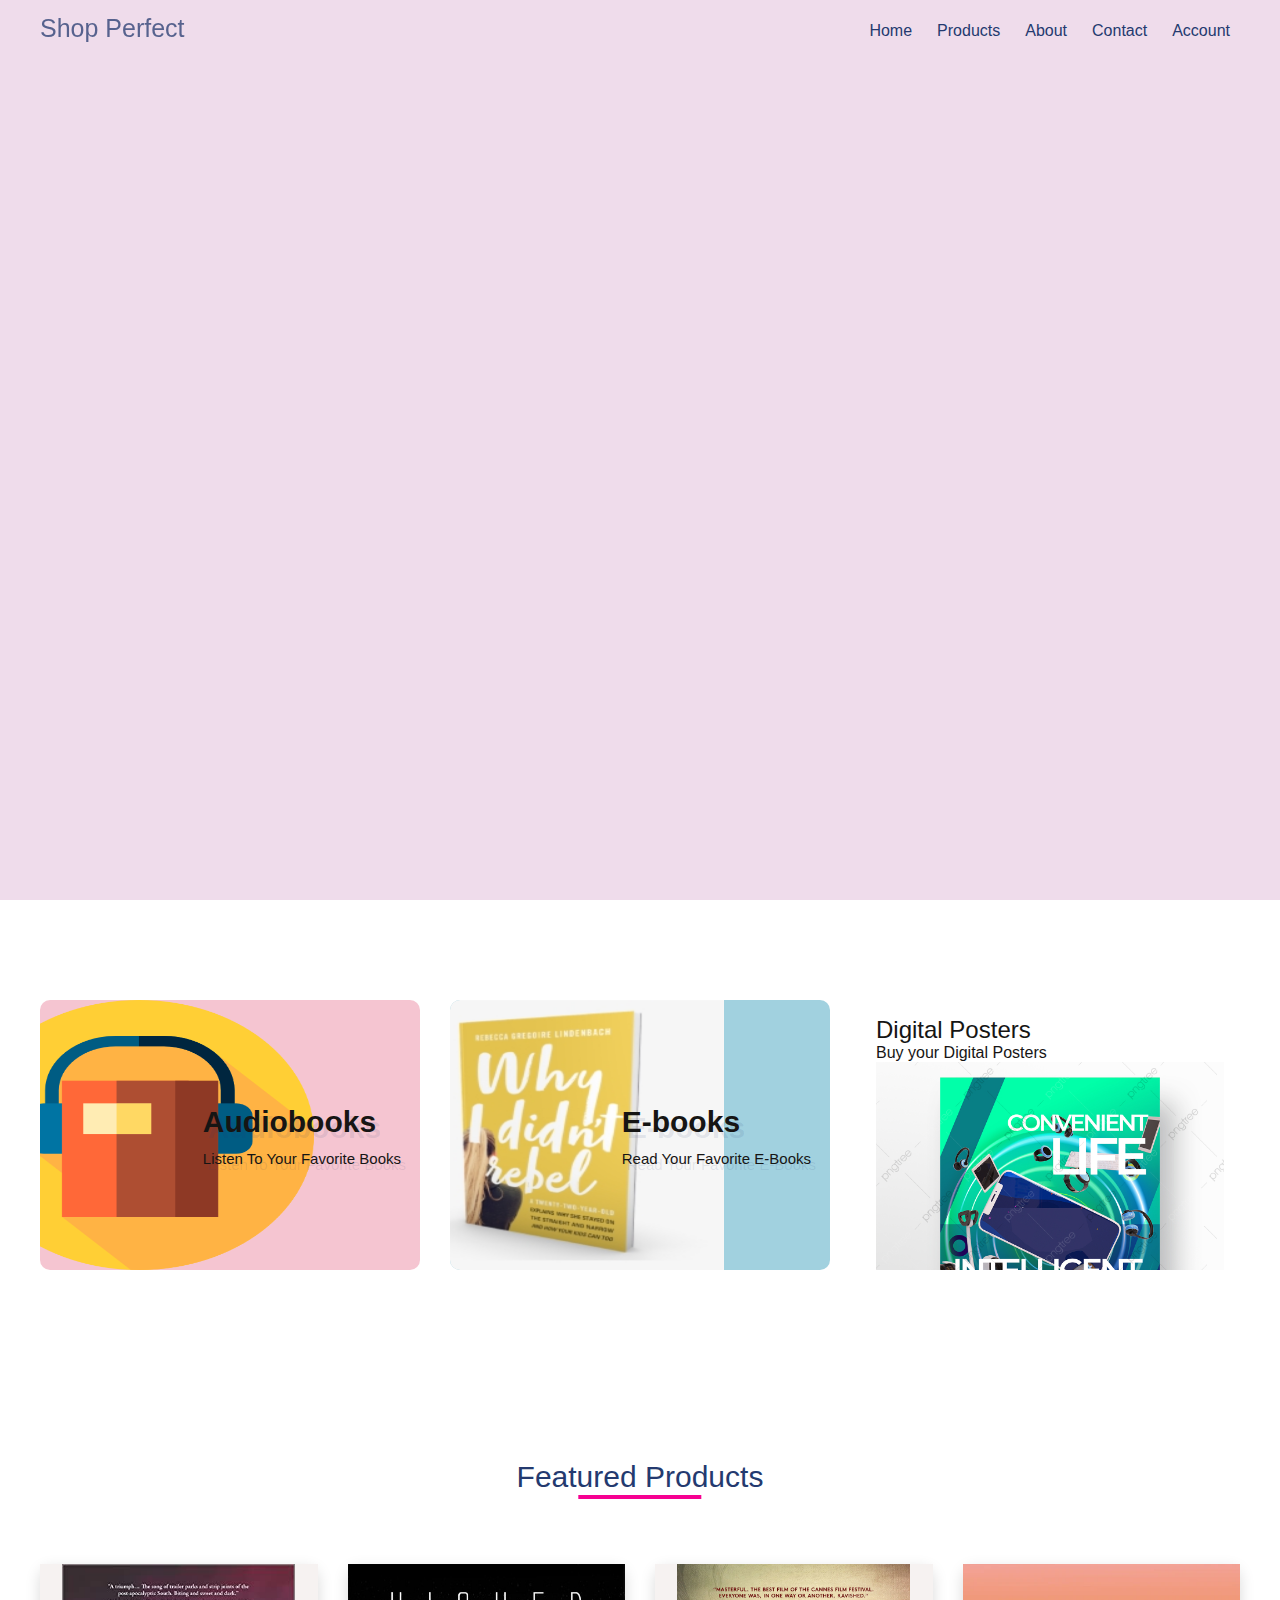
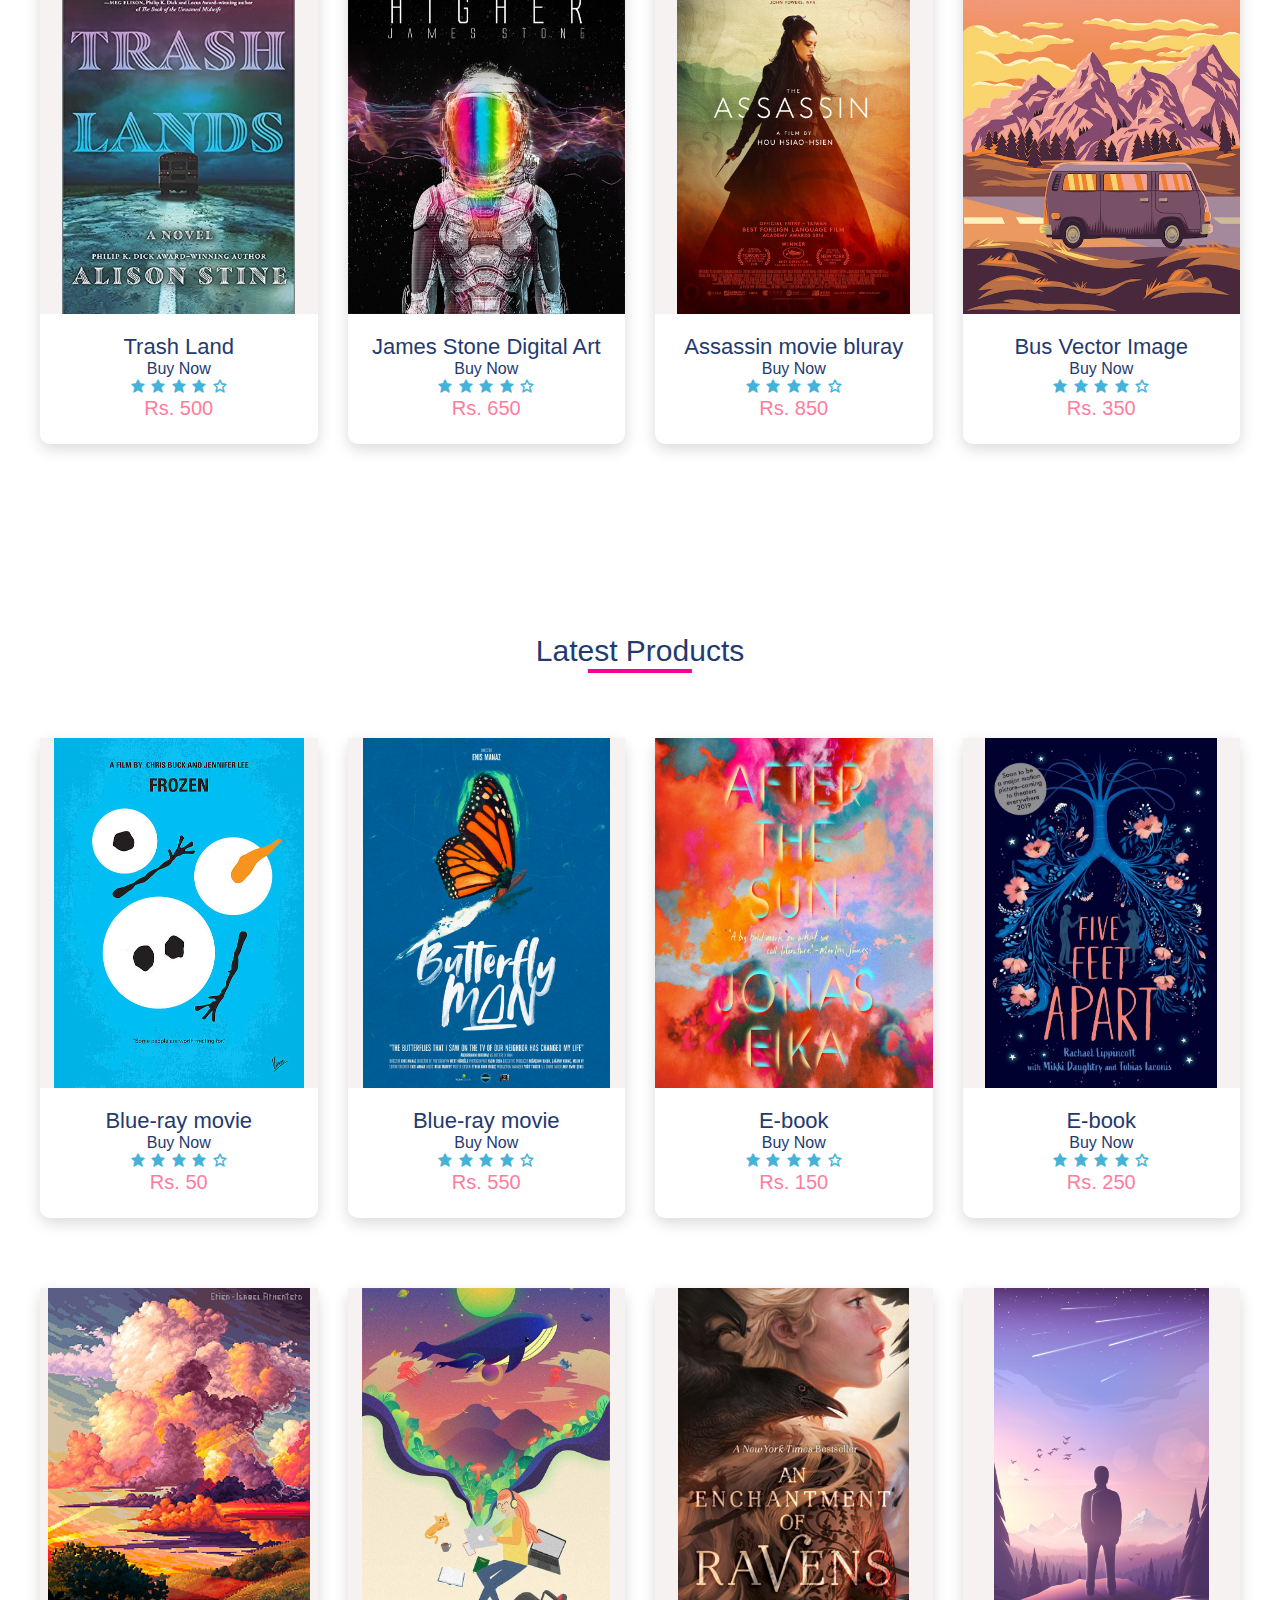
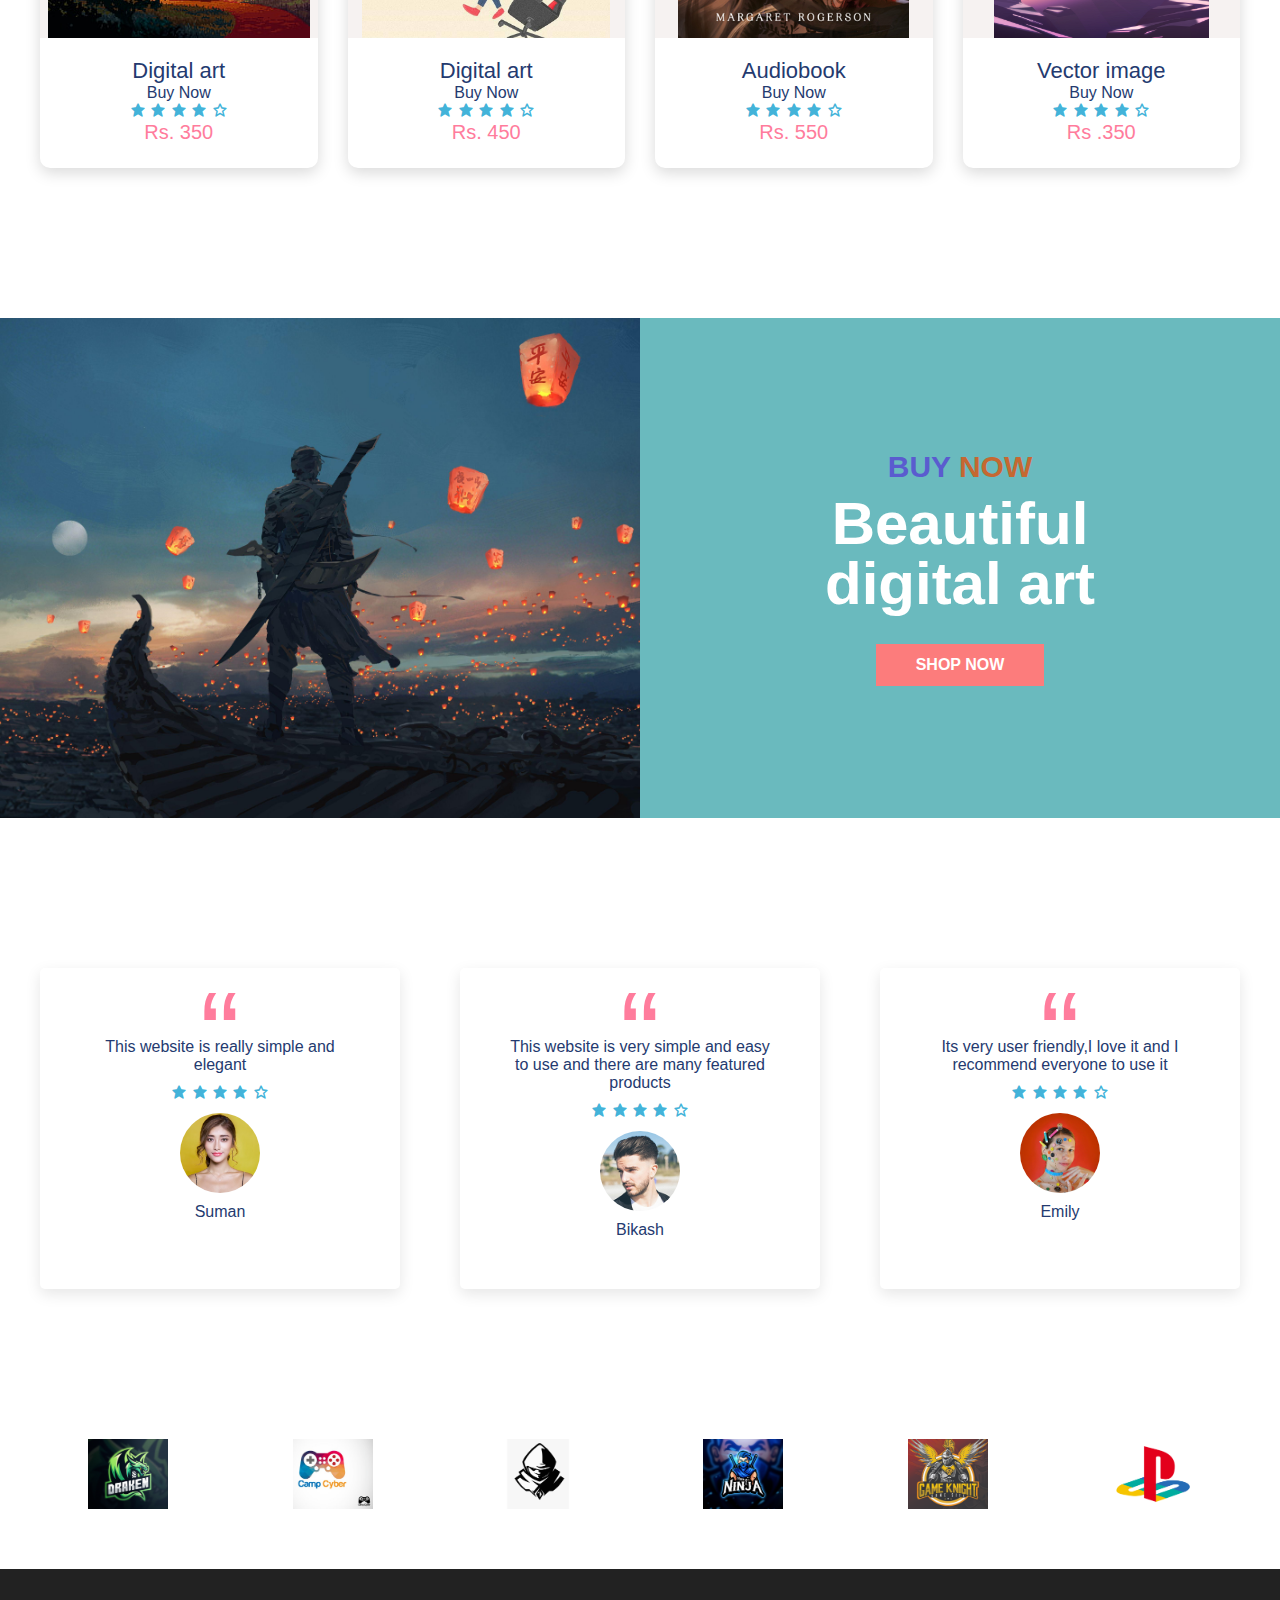
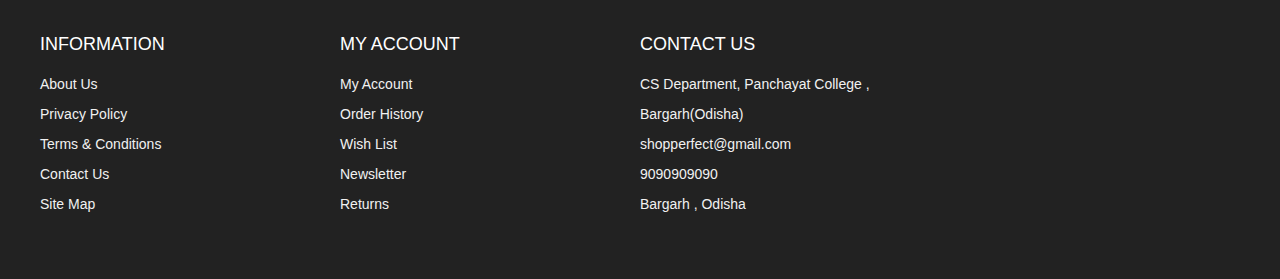
<file: shop/index.html>
<!DOCTYPE html>
<html lang="en">

<head>
  <meta charset="UTF-8" />
  <meta name="viewport" content="width=device-width, initial-scale=1.0" />
  <!-- Favicon -->
  <link rel="shortcut icon" href="./images/favicon.ico" type="image/x-icon">
  <!-- Box icons -->
  <link rel="stylesheet" href="https://cdn.jsdelivr.net/npm/boxicons@latest/css/boxicons.min.css" />

  <!-- Custom StyleSheet -->
  <link rel="stylesheet" href="./css/styles.css" />
  <title>Shop Perfect - Digital and virtual products website</title>
</head>

<body>
  <!-- Header -->
  <header id="home" class="header">
    <!-- Navigation -->
    <nav class="nav">
      <div class="navigation container">
        <div class="logo">
          <h1>Shop Perfect</h1>
        </div>

        <div class="menu">
          <div class="top-nav">
            <div class="logo">
              <h1>Shop Perfect</h1>
            </div>
            <div class="close">
              <i class="bx bx-x"></i>
            </div>
          </div>

          <ul class="nav-list">
            <li class="nav-item">
              <a href="index.html" class="nav-link">Home</a>
            </li>
            <li class="nav-item">
              <a href="product.html" class="nav-link">Products</a>
            </li>
            <li class="nav-item">
              <a href="about.html" class="nav-link">About</a>
            </li>
            <li class="nav-item">
              <a href="contactus.html" class="nav-link">Contact</a>
            </li>
            <li class="nav-item">
              <a href="loginreg.html" class="nav-link">Account</a>
            </li>
           
          </ul>
        </div>


        

        <div class="hamburger">
          <i class="bx bx-menu"></i>
        </div>
      </div>
    </nav>

    <!-- Hero -->
    <img src="./images/digi2.jpg" alt="" class="hero-img" />

    <div class="hero-content">
      
      <h1>
        <span>All Digital Products</span>
        <span>in one place</span>
      </h1>
      <a class="btn" href="product.html">shop now</a>
    </div>
  </header>

  <!-- Main -->
  <main>
    <section class="advert section">
      <div class="advert-center container">
        <div class="advert-box">
          <div class="">
            <div class="content">
              <h2>
                Audiobooks 
              
              </h2>
              <h4>Listen to your favorite books</h4>
            </div>
          </div>
          <img src="./images/audiocover.png" alt="">
        </div>

        <div class="advert-box">
          <div class="">
            <div class="content">
              <h2>
                E-books
              </h2>
              <h4>Read your favorite E-books</h4>
            </div>
          </div>
          <img src="./images/cover.png" alt="">
        </div>

        <div class="advert3-box">
          <div class="">
            <div class="content">
              <h2>
                Digital Posters
              </h2>
              <h4>Buy your Digital Posters</h4>
            </div>
          </div>
          <img src="./images/poster1.png" alt="">
        </div>
      </div>
    </section>

    <!-- Featured -->
    <section class="section featured">
      <div class="title">
        <h1>Featured Products</h1>
      </div>

      <div class="product-center container">
        <div class="product">
          <div class="product-header">
            <img src="./images/land.jpg" alt="">
            <ul class="icons">
              <span><i class="bx bx-heart"></i></span>
              <span><i class="bx bx-shopping-bag"></i></span>
              <span><i class="bx bx-search"></i></span>
            </ul>
          </div>
          <div class="product-footer">
            <a href="#">
              <h3>Trash Land</h3>
              <h4><a href="data/info.txt"download>Buy Now</h4>
            </a>
            <div class="rating">
              <i class="bx bxs-star"></i>
              <i class="bx bxs-star"></i>
              <i class="bx bxs-star"></i>
              <i class="bx bxs-star"></i>
              <i class="bx bx-star"></i>
            </div>
            <h4 class="price">Rs. 500</h4>
          </div>
        </div>
        <div class="product">
          <div class="product-header">
            <img src="./images/higher.jpg" alt="">
            <ul class="icons">
              <span><i class="bx bx-heart"></i></span>
              <span><i class="bx bx-shopping-bag"></i></span>
              <span><i class="bx bx-search"></i></span>
            </ul>
          </div>
          <div class="product-footer">
            <a href="#"><h3>James Stone Digital Art</h3></a>
            <a href="data/info.txt"download><h4>Buy Now</h4></a>
            <div class="rating">
              <i class="bx bxs-star"></i>
              <i class="bx bxs-star"></i>
              <i class="bx bxs-star"></i>
              <i class="bx bxs-star"></i>
              <i class="bx bx-star"></i>
            </div>
            <h4 class="price">Rs. 650</h4>
          </div>
        </div>
        <div class="product">
          <div class="product-header">
            <img src="./images/assassin.jpg" alt="">
            <ul class="icons">
              <span><i class="bx bx-heart"></i></span>
              <span><i class="bx bx-shopping-bag"></i></span>
              <span><i class="bx bx-search"></i></span>
            </ul>
          </div>
          <div class="product-footer">
            <a href="#"><h3>Assassin movie bluray</h3></a>
            <a href="data/assassin.jpg"download><h4>Buy Now</h4></a>
            
            <div class="rating">
              <i class="bx bxs-star"></i>
              <i class="bx bxs-star"></i>
              <i class="bx bxs-star"></i>
              <i class="bx bxs-star"></i>
              <i class="bx bx-star"></i>
            </div>
            <h4 class="price">Rs. 850</h4>
          </div>
        </div>
        <div class="product">
          <div class="product-header">
            <img src="./images/vector.jpg" alt="">

            <ul class="icons">
              <span><i class="bx bx-heart"></i></span>
              <span><i class="bx bx-shopping-bag"></i></span>
              <span><i class="bx bx-search"></i></span>
            </ul>
          </div>
          <div class="product-footer">
            <a href="#"><h3>Bus Vector Image</h3></a>
            <a href="data/vector.jpg"download><h4>Buy Now</h4></a>
            <div class="rating">
              <i class="bx bxs-star"></i>
              <i class="bx bxs-star"></i>
              <i class="bx bxs-star"></i>
              <i class="bx bxs-star"></i>
              <i class="bx bx-star"></i>
            </div>
            <h4 class="price">Rs. 350</h4>
          </div>
        </div>
      </div>
    </section>

    <!--Latest -->
    <section class="section featured">
      <div class="title">
        <h1>Latest Products</h1>
      </div>

      <div class="product-center container">
        <div class="product">
          <div class="product-header">
            <img src="./images/pic1.jpg" alt="">

            <ul class="icons">
              <span><i class="bx bx-heart"></i></span>
              <span><i class="bx bx-shopping-bag"></i></span>
              <span><i class="bx bx-search"></i></span>
            </ul>
          </div>
          <div class="product-footer">
            <a href="#"><h3>Blue-ray movie</h3></a>
            <a href="data/info.txt"download><h4>Buy Now</h4></a>
            <div class="rating">
              <i class="bx bxs-star"></i>
              <i class="bx bxs-star"></i>
              <i class="bx bxs-star"></i>
              <i class="bx bxs-star"></i>
              <i class="bx bx-star"></i>
            </div>
            <h4 class="price">Rs. 50</h4>
          </div>
        </div>
        <div class="product">
          <div class="product-header">
            <img src="./images/pic2.jpg" alt="">

            <ul class="icons">
              <span><i class="bx bx-heart"></i></span>
              <span><i class="bx bx-shopping-bag"></i></span>
              <span><i class="bx bx-search"></i></span>
            </ul>
          </div>
          <div class="product-footer">
            <a href="#"><h3>Blue-ray movie</h3></a>
            <a href="data/info.txt"download><h4>Buy Now</h4></a>
            <div class="rating">
              <i class="bx bxs-star"></i>
              <i class="bx bxs-star"></i>
              <i class="bx bxs-star"></i>
              <i class="bx bxs-star"></i>
              <i class="bx bx-star"></i>
            </div>
            <h4 class="price">Rs. 550</h4>
          </div>
        </div>
        <div class="product">
          <div class="product-header">
            <img src="./images/pic3.jpg" alt="">

            <ul class="icons">
              <span><i class="bx bx-heart"></i></span>
              <span><i class="bx bx-shopping-bag"></i></span>
              <span><i class="bx bx-search"></i></span>
            </ul>
          </div>
          <div class="product-footer">
            <a href="#"><h3>E-book</h3></a>
            <a href="data/info.txt"download><h4>Buy Now</h4></a>
            <div class="rating">
              <i class="bx bxs-star"></i>
              <i class="bx bxs-star"></i>
              <i class="bx bxs-star"></i>
              <i class="bx bxs-star"></i>
              <i class="bx bx-star"></i>
            </div>
            <h4 class="price">Rs. 150</h4>
          </div>
        </div>
        <div class="product">
          <div class="product-header">
            <img src="./images/pic4.jpg" alt="">

            <ul class="icons">
              <span><i class="bx bx-heart"></i></span>
              <span><i class="bx bx-shopping-bag"></i></span>
              <span><i class="bx bx-search"></i></span>
            </ul>
          </div>
          <div class="product-footer">
            <a href="#"><h3>E-book</h3></a>
            <a href="data/info.txt"download><h4>Buy Now</h4></a>
            <div class="rating">
              <i class="bx bxs-star"></i>
              <i class="bx bxs-star"></i>
              <i class="bx bxs-star"></i>
              <i class="bx bxs-star"></i>
              <i class="bx bx-star"></i>
            </div>
            <h4 class="price">Rs. 250</h4>
          </div>
        </div>
        <div class="product">
          <div class="product-header">
            <img src="./images/pic5.jpg" alt="">

            <ul class="icons">
              <span><i class="bx bx-heart"></i></span>
              <span><i class="bx bx-shopping-bag"></i></span>
              <span><i class="bx bx-search"></i></span>
            </ul>
          </div>
          <div class="product-footer">
            <a href="#"><h3>Digital art</h3></a>
            <a href="data/pic5.jpg"download><h4>Buy Now</h4></a>
            <div class="rating">
              <i class="bx bxs-star"></i>
              <i class="bx bxs-star"></i>
              <i class="bx bxs-star"></i>
              <i class="bx bxs-star"></i>
              <i class="bx bx-star"></i>
            </div>
            <h4 class="price">Rs. 350</h4>
          </div>
        </div>
        <div class="product">
          <div class="product-header">
            <img src="./images/pic6.jpg" alt="">

            <ul class="icons">
              <span><i class="bx bx-heart"></i></span>
              <span><i class="bx bx-shopping-bag"></i></span>
              <span><i class="bx bx-search"></i></span>
            </ul>
          </div>
          <div class="product-footer">
            <a href="#"><h3>Digital art</h3></a>
            <a href="data/pic6.jpg"download><h4>Buy Now</h4></a>
            <div class="rating">
              <i class="bx bxs-star"></i>
              <i class="bx bxs-star"></i>
              <i class="bx bxs-star"></i>
              <i class="bx bxs-star"></i>
              <i class="bx bx-star"></i>
            </div>
            <h4 class="price">Rs. 450</h4>
          </div>
        </div>
        <div class="product">
          <div class="product-header">
            <img src="./images/pic7.jpg" alt="">

            <ul class="icons">
              <span><i class="bx bx-heart"></i></span>
              <span><i class="bx bx-shopping-bag"></i></span>
              <span><i class="bx bx-search"></i></span>
            </ul>
          </div>
          <div class="product-footer">
            <a href="#"><h3>Audiobook</h3></a>
            <a href="data/info.txt"download><h4>Buy Now</h4></a>
            <div class="rating">
              <i class="bx bxs-star"></i>
              <i class="bx bxs-star"></i>
              <i class="bx bxs-star"></i>
              <i class="bx bxs-star"></i>
              <i class="bx bx-star"></i>
            </div>
            <h4 class="price">Rs. 550</h4>
          </div>
        </div>
        <div class="product">
          <div class="product-header">
            <img src="./images/pic8.jpg" alt="">

            <ul class="icons">
              <span><i class="bx bx-heart"></i></span>
              <span><i class="bx bx-shopping-bag"></i></span>
              <span><i class="bx bx-search"></i></span>
            </ul>
          </div>
          <div class="product-footer">
            <a href="#"><h3>Vector image</h3></a>
            <a href="data/vector.jpg"download><h4>Buy Now</h4></a>
            <div class="rating">
              <i class="bx bxs-star"></i>
              <i class="bx bxs-star"></i>
              <i class="bx bxs-star"></i>
              <i class="bx bxs-star"></i>
              <i class="bx bx-star"></i>
            </div>
            <h4 class="price">Rs .350</h4>
          </div>
        </div>
      </div>
    </section>

    <!-- Product Banner -->
    <section class="section">
      <div class="product-banner">
        <div class="left">
          <img src="./images/banner2.jpg" alt="" />
        </div>
        <div class="right">
          <div class="content">
            <h2><span class="discount">BUY </span> NOW</h2>
            <h1>
              <span>Beautiful</span>
              <span>digital art</span>
            </h1>
            <a class="btn" href="#">shop now</a>
          </div>
        </div>
      </div>
    </section>

    <!-- Testimonials -->
    <section class="section">
      <div class="testimonial-center container">
        <div class="testimonial">
          <span>&ldquo;</span>
          <p>
           This website is really simple and elegant
          </p>
          <div class="rating">
            <i class="bx bxs-star"></i>
            <i class="bx bxs-star"></i>
            <i class="bx bxs-star"></i>
            <i class="bx bxs-star"></i>
            <i class="bx bx-star"></i>
          </div>
          <div class="img-cover">
            <img src="./images/profile1.jpg" alt="" />
          </div>
          <h4>Suman</h4>
        </div>
        <div class="testimonial">
          <span>&ldquo;</span>
          <p>
           This website is very simple and easy to use and there are many featured products
          <div class="rating">
            <i class="bx bxs-star"></i>
            <i class="bx bxs-star"></i>
            <i class="bx bxs-star"></i>
            <i class="bx bxs-star"></i>
            <i class="bx bx-star"></i>
          </div>
          <div class="img-cover">
            <img src="./images/profile2.jpg" alt="" />
          </div>
          <h4>Bikash</h4>
        </div>
        <div class="testimonial">
          <span>&ldquo;</span>
          <p>
            Its very user friendly,I love it and I recommend everyone to use it
          </p>
          <div class="rating">
            <i class="bx bxs-star"></i>
            <i class="bx bxs-star"></i>
            <i class="bx bxs-star"></i>
            <i class="bx bxs-star"></i>
            <i class="bx bx-star"></i>
          </div>
          <div class="img-cover">
            <img src="./images/profile3.jpg" alt="" />
          </div>
          <h4>Emily</h4>
        </div>
      </div>
    </section>

    <!-- Brands -->
    <section class="section">
      <div class="brands-center container">
        <div class="brand">
          <img src="./images/brand1.png" alt="" />
        </div>
        <div class="brand">
          <img src="./images/brand2.png" alt="" />
        </div>
        <div class="brand">
          <img src="./images/brand3.png" alt="" />
        </div>
        <div class="brand">
          <img src="./images/brand4.png" alt="" />
        </div>
        <div class="brand">
          <img src="./images/brand5.png" alt="" />
        </div>
        <div class="brand">
          <img src="./images/brand6.png" alt="" />
        </div>
      </div>
    </section>
  </main>

  <!-- Footer -->
  <footer id="footer" class="section footer">
    <div class="container">
      <div class="footer-container">
       
        <div class="footer-center">
          <h3>INFORMATION</h3>
          <a href="#">About Us</a>
          <a href="#">Privacy Policy</a>
          <a href="#">Terms & Conditions</a>
          <a href="#">Contact Us</a>
          <a href="#">Site Map</a>
        </div>
        <div class="footer-center">
          <h3>MY ACCOUNT</h3>
          <a href="#">My Account</a>
          <a href="#">Order History</a>
          <a href="#">Wish List</a>
          <a href="#">Newsletter</a>
          <a href="#">Returns</a>
        </div>
        <div class="footer-center">
          <h3>CONTACT US</h3>
          <div>
             <i class="fas fa-map-marker-alt"></i>
            CS Department, Panchayat College , Bargarh(Odisha)
          </div>
          <div>
            <i class="far fa-envelope"></i>
            shopperfect@gmail.com
          </div>
          <div>
            <i class="fas fa-phone"></i>
            9090909090
          </div>
          <div>
          <i class="far fa-paper-plane"></i>
            Bargarh , Odisha
          </div>
        </div>
      </div>
    </div>
    </div>
  </footer>
  <!-- End Footer -->

  <!-- GSAP -->
  <script src="https://cdnjs.cloudflare.com/ajax/libs/gsap/3.5.1/gsap.min.js"></script>
  <!-- Custom Script -->
  <script src="./js/index.js"></script>
</body>

</html>
</file>
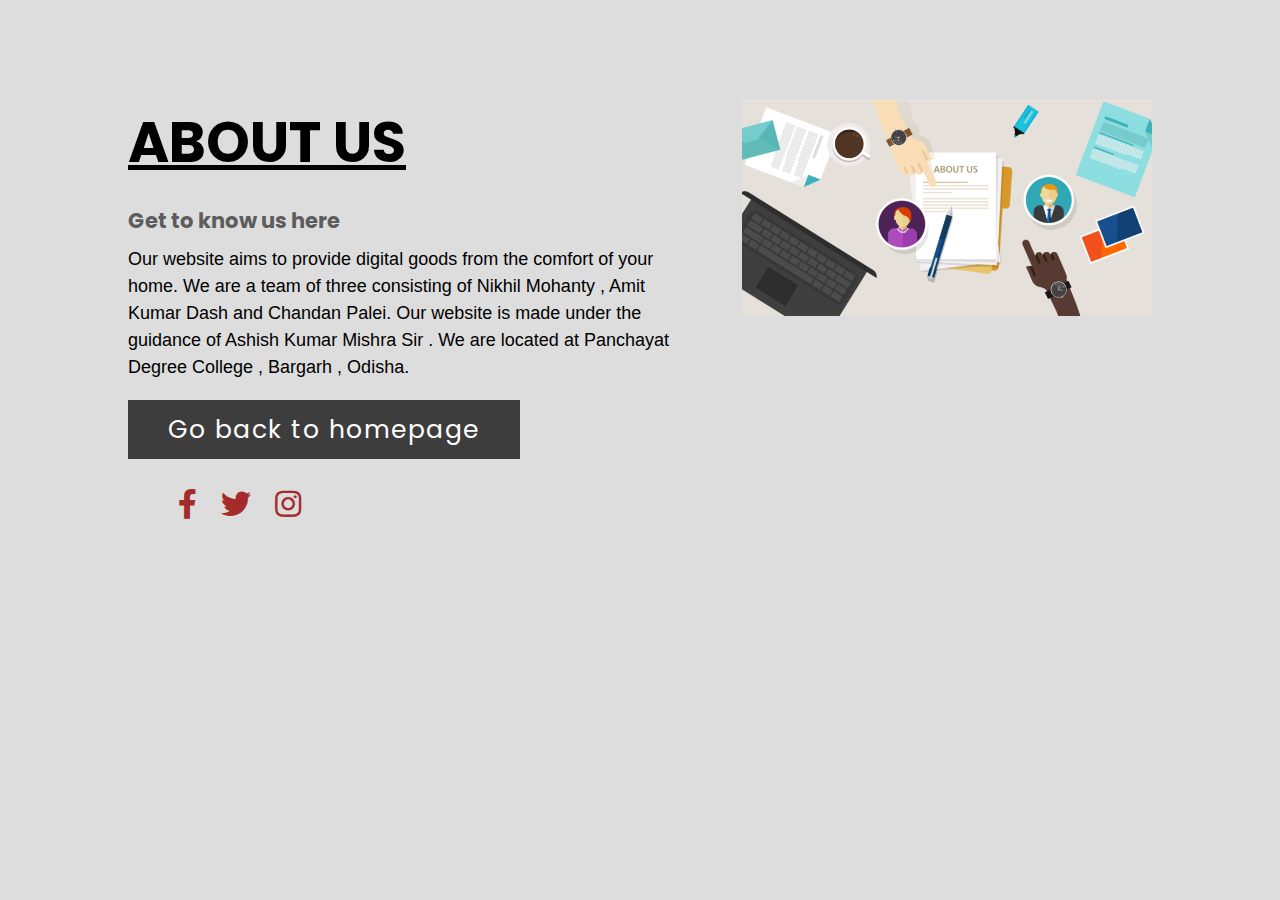
<file: shop/about.html>
<!DOCTYPE html>
<html>
<head>
	<title>About Us</title>
	<meta charset="utf-8">
	<meta name="viewport" content="width=device-width, initial-scale=1.0">

	<link rel="stylesheet" href="https://pro.fontawesome.com/releases/v5.10.0/css/all.css">
	<link rel="stylesheet" type="text/css" href="css/style1.css">
	
</head>	
<body>
	    
	<div class="section">
		<div class="container">
			<div class="content-section">
				<div class="title">
					<h1><u>About Us</u></h1>
				</div>
				<div class="content">
					<h3>Get to know us here</h3>
					<p>Our website aims to provide digital goods from the comfort of your home. We are a team of three consisting of Nikhil Mohanty , Amit Kumar Dash and Chandan Palei. Our website is made under the guidance of Ashish Kumar Mishra Sir . We are located at Panchayat Degree College , Bargarh , Odisha.</p>
					<div class="button">
						<a href="index.html">Go back to homepage</a>
					</div>
				</div>
				<div class="social">
					<a href=""><i class="fab fa-facebook-f"></i></a>
					<a href=""><i class="fab fa-twitter"></i></a>
					<a href=""><i class="fab fa-instagram"></i></a>
				</div>
			</div>
			<div class="image-section">
				<img src="images/img one.png">
			</div>
		</div>
	</div>

	
</body>
</html>
</file>
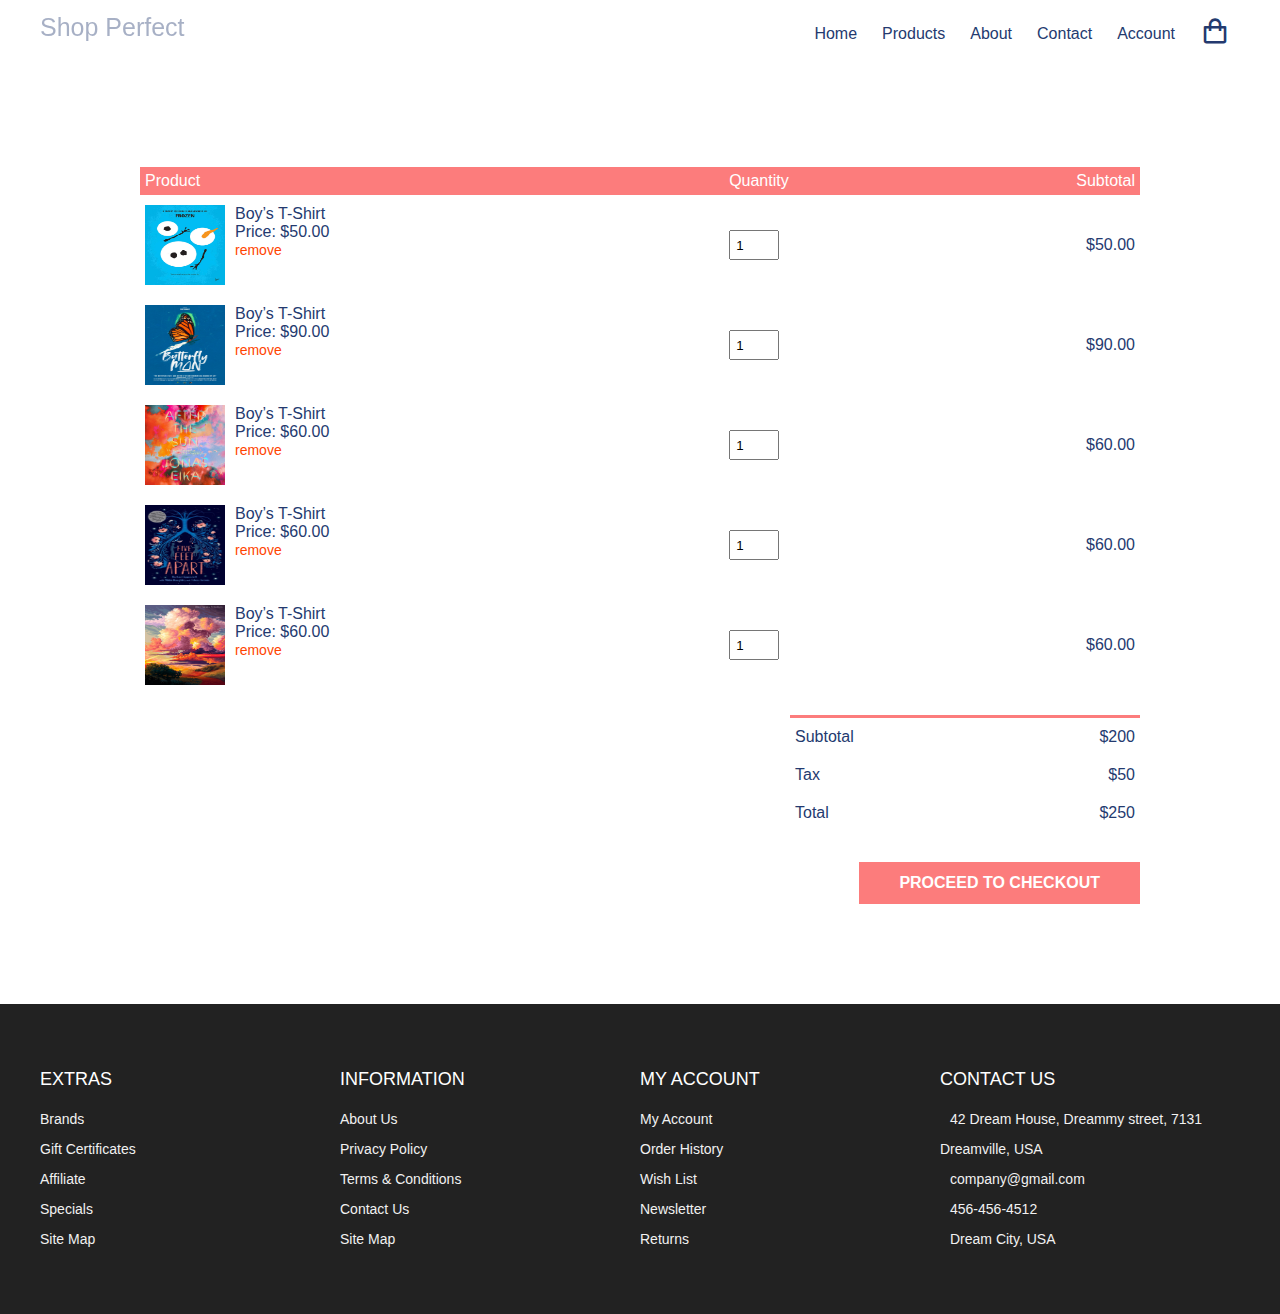
<file: shop/cart.html>
<!DOCTYPE html>
<html lang="en">

<head>
  <meta charset="UTF-8" />
  <meta name="viewport" content="width=device-width, initial-scale=1.0" />
  <!-- Favicon -->
  <link rel="shortcut icon" href="./images/favicon.ico" type="image/x-icon">

  <!-- Box icons -->
  <link rel="stylesheet" href="https://cdn.jsdelivr.net/npm/boxicons@latest/css/boxicons.min.css" />

  <!-- Custom StyleSheet -->
  <link rel="stylesheet" href="./css/styles.css" />
  <title>Your Cart</title>
</head>

<body>
  <!-- Navigation -->
  <nav class="nav">
    <div class="navigation container">
      <div class="logo">
        <h1>Shop Perfect</h1>
      </div>

      <div class="menu">
        <div class="top-nav">
          <div class="logo">
            <h1>Shop Perfect</h1>
          </div>
          <div class="close">
            <i class="bx bx-x"></i>
          </div>
        </div>

        <ul class="nav-list">
          <li class="nav-item">
            <a href="index.html" class="nav-link">Home</a>
          </li>
          <li class="nav-item">
            <a href="product.html" class="nav-link">Products</a>
          </li>
          <li class="nav-item">
            <a href="about.html" class="nav-link">About</a>
          </li>
          <li class="nav-item">
            <a href="contactus.html" class="nav-link">Contact</a>
          </li>
          <li class="nav-item">
            <a href="loginreg.html" class="nav-link">Account</a>
          </li>
          <li class="nav-item">
            <a href="cart.html" class="nav-link icon"><i class="bx bx-shopping-bag"></i></a>
          </li>
        </ul>
      </div>

      <a href="cart.html" class="cart-icon">
        <i class="bx bx-shopping-bag"></i>
      </a>

      

      <div class="hamburger">
        <i class="bx bx-menu"></i>
      </div>
    </div>
  </nav>

  <!-- Cart Items -->
  <div class="container-md cart">
    <table>
      <tr>
        <th>Product</th>
        <th>Quantity</th>
        <th>Subtotal</th>
      </tr>
      <tr>
        <td>
          <div class="cart-info">
            <img src="./images/pic1.jpg" alt="">
            <div>
              <p>Boy’s T-Shirt</p>
              <span>Price: $50.00</span>
              <br />
              <a href="#">remove</a>
            </div>
          </div>
        </td>
        <td><input type="number" value="1" min="1"></td>
        <td>$50.00</td>
      </tr>
      <tr>
        <td>
          <div class="cart-info">
            <img src="./images/pic2.jpg" alt="">
            <div>
              <p>Boy’s T-Shirt</p>
              <span>Price: $90.00</span>
              <br />
              <a href="#">remove</a>
            </div>
          </div>
        </td>
        <td><input type="number" value="1" min="1"></td>
        <td>$90.00</td>
      </tr>
      <tr>
        <td>
          <div class="cart-info">
            <img src="./images/pic3.jpg" alt="">
            <div>
              <p>Boy’s T-Shirt</p>
              <span>Price: $60.00</span>
              <br />
              <a href="#">remove</a>
            </div>
          </div>
        </td>
        <td><input type="number" value="1" min="1"></td>
        <td>$60.00</td>
      </tr>
      <tr>
        <td>
          <div class="cart-info">
            <img src="./images/pic4.jpg" alt="">
            <div>
              <p>Boy’s T-Shirt</p>
              <span>Price: $60.00</span>
              <br />
              <a href="#">remove</a>
            </div>
          </div>
        </td>
        <td><input type="number" value="1" min="1"></td>
        <td>$60.00</td>
      </tr>
      <tr>
        <td>
          <div class="cart-info">
            <img src="./images/pic5.jpg" alt="">
            <div>
              <p>Boy’s T-Shirt</p>
              <span>Price: $60.00</span>
              <br />
              <a href="#">remove</a>
            </div>
          </div>
        </td>
        <td><input type="number" value="1" min="1"></td>
        <td>$60.00</td>
      </tr>
    </table>

    <div class="total-price">
      <table>
        <tr>
          <td>Subtotal</td>
          <td>$200</td>
        </tr>
        <tr>
          <td>Tax</td>
          <td>$50</td>
        </tr>
        <tr>
          <td>Total</td>
          <td>$250</td>
        </tr>
      </table>
      <a href="#" class="checkout btn">Proceed To Checkout</a>

    </div>

  </div>



  <!-- Footer -->
  <footer id="footer" class="section footer">
    <div class="container">
      <div class="footer-container">
        <div class="footer-center">
          <h3>EXTRAS</h3>
          <a href="#">Brands</a>
          <a href="#">Gift Certificates</a>
          <a href="#">Affiliate</a>
          <a href="#">Specials</a>
          <a href="#">Site Map</a>
        </div>
        <div class="footer-center">
          <h3>INFORMATION</h3>
          <a href="#">About Us</a>
          <a href="#">Privacy Policy</a>
          <a href="#">Terms & Conditions</a>
          <a href="#">Contact Us</a>
          <a href="#">Site Map</a>
        </div>
        <div class="footer-center">
          <h3>MY ACCOUNT</h3>
          <a href="#">My Account</a>
          <a href="#">Order History</a>
          <a href="#">Wish List</a>
          <a href="#">Newsletter</a>
          <a href="#">Returns</a>
        </div>
        <div class="footer-center">
          <h3>CONTACT US</h3>
          <div>
            <span>
              <i class="fas fa-map-marker-alt"></i>
            </span>
            42 Dream House, Dreammy street, 7131 Dreamville, USA
          </div>
          <div>
            <span>
              <i class="far fa-envelope"></i>
            </span>
            company@gmail.com
          </div>
          <div>
            <span>
              <i class="fas fa-phone"></i>
            </span>
            456-456-4512
          </div>
          <div>
            <span>
              <i class="far fa-paper-plane"></i>
            </span>
            Dream City, USA
          </div>
        </div>
      </div>
    </div>
    </div>
  </footer>
  <!-- End Footer -->

  <!-- GSAP -->
  <script src="https://cdnjs.cloudflare.com/ajax/libs/gsap/3.5.1/gsap.min.js"></script>
  <!-- Custom Script -->
  <script src="./js/index.js"></script>
</body>

</html>
</file>
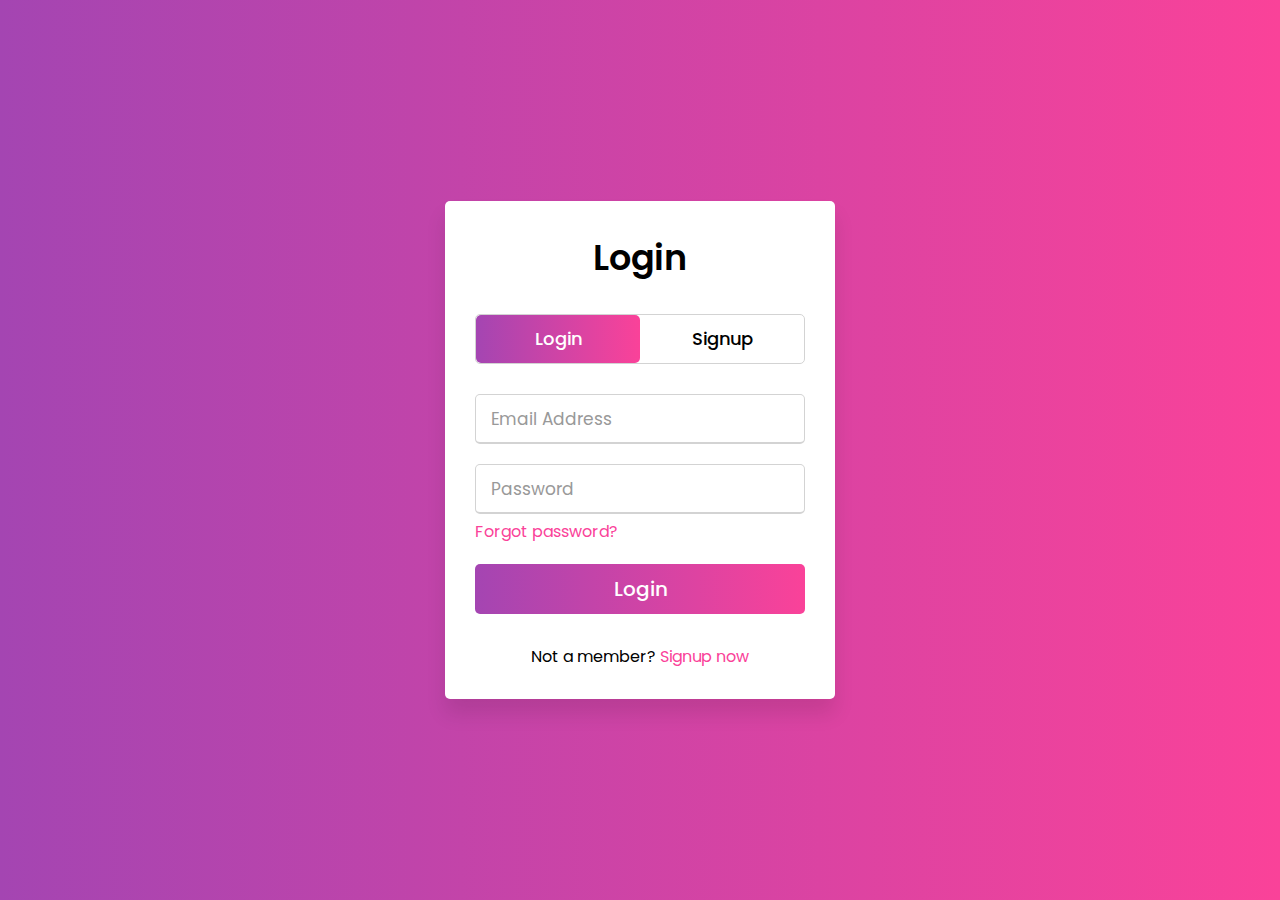
<file: shop/loginreg.html>
<!DOCTYPE html>
<!-- Created By CodingNepal -->
<html lang="en" dir="ltr">
   <head>
      <meta charset="utf-8">
      <title>Login and Registration Form in HTML | CodingNepal</title>
      <meta name="viewport" content="width=device-width, initial-scale=1.0">
      <style>
        @import url('https://fonts.googleapis.com/css?family=Poppins:400,500,600,700&display=swap');
*{
  margin: 0;
  padding: 0;
  box-sizing: border-box;
  font-family: 'Poppins', sans-serif;
}
html,body{
  display: grid;
  height: 100%;
  width: 100%;
  place-items: center;
  background: -webkit-linear-gradient(left, #a445b2, #fa4299);
}
::selection{
  background: #fa4299;
  color: #fff;
}
.wrapper{
  overflow: hidden;
  max-width: 390px;
  background: #fff;
  padding: 30px;
  border-radius: 5px;
  box-shadow: 0px 15px 20px rgba(0,0,0,0.1);
}
.wrapper .title-text{
  display: flex;
  width: 200%;
}
.wrapper .title{
  width: 50%;
  font-size: 35px;
  font-weight: 600;
  text-align: center;
  transition: all 0.6s cubic-bezier(0.68,-0.55,0.265,1.55);
}
.wrapper .slide-controls{
  position: relative;
  display: flex;
  height: 50px;
  width: 100%;
  overflow: hidden;
  margin: 30px 0 10px 0;
  justify-content: space-between;
  border: 1px solid lightgrey;
  border-radius: 5px;
}
.slide-controls .slide{
  height: 100%;
  width: 100%;
  color: #fff;
  font-size: 18px;
  font-weight: 500;
  text-align: center;
  line-height: 48px;
  cursor: pointer;
  z-index: 1;
  transition: all 0.6s ease;
}
.slide-controls label.signup{
  color: #000;
}
.slide-controls .slider-tab{
  position: absolute;
  height: 100%;
  width: 50%;
  left: 0;
  z-index: 0;
  border-radius: 5px;
  background: -webkit-linear-gradient(left, #a445b2, #fa4299);
  transition: all 0.6s cubic-bezier(0.68,-0.55,0.265,1.55);
}
input[type="radio"]{
  display: none;
}
#signup:checked ~ .slider-tab{
  left: 50%;
}
#signup:checked ~ label.signup{
  color: #fff;
  cursor: default;
  user-select: none;
}
#signup:checked ~ label.login{
  color: #000;
}
#login:checked ~ label.signup{
  color: #000;
}
#login:checked ~ label.login{
  cursor: default;
  user-select: none;
}
.wrapper .form-container{
  width: 100%;
  overflow: hidden;
}
.form-container .form-inner{
  display: flex;
  width: 200%;
}
.form-container .form-inner form{
  width: 50%;
  transition: all 0.6s cubic-bezier(0.68,-0.55,0.265,1.55);
}
.form-inner form .field{
  height: 50px;
  width: 100%;
  margin-top: 20px;
}
.form-inner form .field input{
  height: 100%;
  width: 100%;
  outline: none;
  padding-left: 15px;
  border-radius: 5px;
  border: 1px solid lightgrey;
  border-bottom-width: 2px;
  font-size: 17px;
  transition: all 0.3s ease;
}
.form-inner form .field input:focus{
  border-color: #fc83bb;
  /* box-shadow: inset 0 0 3px #fb6aae; */
}
.form-inner form .field input::placeholder{
  color: #999;
  transition: all 0.3s ease;
}
form .field input:focus::placeholder{
  color: #b3b3b3;
}
.form-inner form .pass-link{
  margin-top: 5px;
}
.form-inner form .signup-link{
  text-align: center;
  margin-top: 30px;
}
.form-inner form .pass-link a,
.form-inner form .signup-link a{
  color: #fa4299;
  text-decoration: none;
}
.form-inner form .pass-link a:hover,
.form-inner form .signup-link a:hover{
  text-decoration: underline;
}
form .btn{
  height: 50px;
  width: 100%;
  border-radius: 5px;
  position: relative;
  overflow: hidden;
}
form .btn .btn-layer{
  height: 100%;
  width: 300%;
  position: absolute;
  left: -100%;
  background: -webkit-linear-gradient(right, #a445b2, #fa4299, #a445b2, #fa4299);
  border-radius: 5px;
  transition: all 0.4s ease;;
}
form .btn:hover .btn-layer{
  left: 0;
}
form .btn input[type="submit"]{
  height: 100%;
  width: 100%;
  z-index: 1;
  position: relative;
  background: none;
  border: none;
  color: #fff;
  padding-left: 0;
  border-radius: 5px;
  font-size: 20px;
  font-weight: 500;
  cursor: pointer;
}
      </style>
   </head>
   <body>
      <div class="wrapper">
         <div class="title-text">
            <div class="title login">
               Login 
            </div>
            <div class="title signup">
               Signup 
            </div>
         </div>
         <div class="form-container">
            <div class="slide-controls">
               <input type="radio" name="slide" id="login" checked>
               <input type="radio" name="slide" id="signup">
               <label for="login" class="slide login">Login</label>
               <label for="signup" class="slide signup">Signup</label>
               <div class="slider-tab"></div>
            </div>
            <div class="form-inner">
               <form action="login.php" method="post" class="login">
                  <div class="field">
                     <input type="email" placeholder="Email Address" name="email" required>
                  </div>
                  <div class="field">
                     <input type="password" placeholder="Password" name="pass" required>
                  </div>
                  <div class="pass-link">
                     <a href="#">Forgot password?</a>
                  </div>
                  <div class="field btn">
                     <div class="btn-layer"></div>
                     <input type="submit" value="Login" name="Login">
                  </div>
                  <div class="signup-link">
                     Not a member? <a href="">Signup now</a>
                  </div>
               </form>
               <form action="signup.php" method="post" class="signup">
                  <div class="field">
                     <input type="text" placeholder="Email Address" name="email" required>
                  </div>
                  <div class="field">
                     <input type="password" placeholder="Password" name="pass" required>
                  </div>
                  <div class="field">
                     <input type="password" placeholder="Confirm password" name="conpass" required>
                  </div>
                  <div class="field btn">
                     <div class="btn-layer"></div>
                     <input type="submit" value="Signup" name="signup">
                  </div>
               </form>
            </div>
         </div>
      </div>
      <script>
         const loginText = document.querySelector(".title-text .login");
         const loginForm = document.querySelector("form.login");
         const loginBtn = document.querySelector("label.login");
         const signupBtn = document.querySelector("label.signup");
         const signupLink = document.querySelector("form .signup-link a");
         signupBtn.onclick = (()=>{
           loginForm.style.marginLeft = "-50%";
           loginText.style.marginLeft = "-50%";
         });
         loginBtn.onclick = (()=>{
           loginForm.style.marginLeft = "0%";
           loginText.style.marginLeft = "0%";
         });
         signupLink.onclick = (()=>{
           signupBtn.click();
           return false;
         });
      </script>
   </body>
</html>
</file>
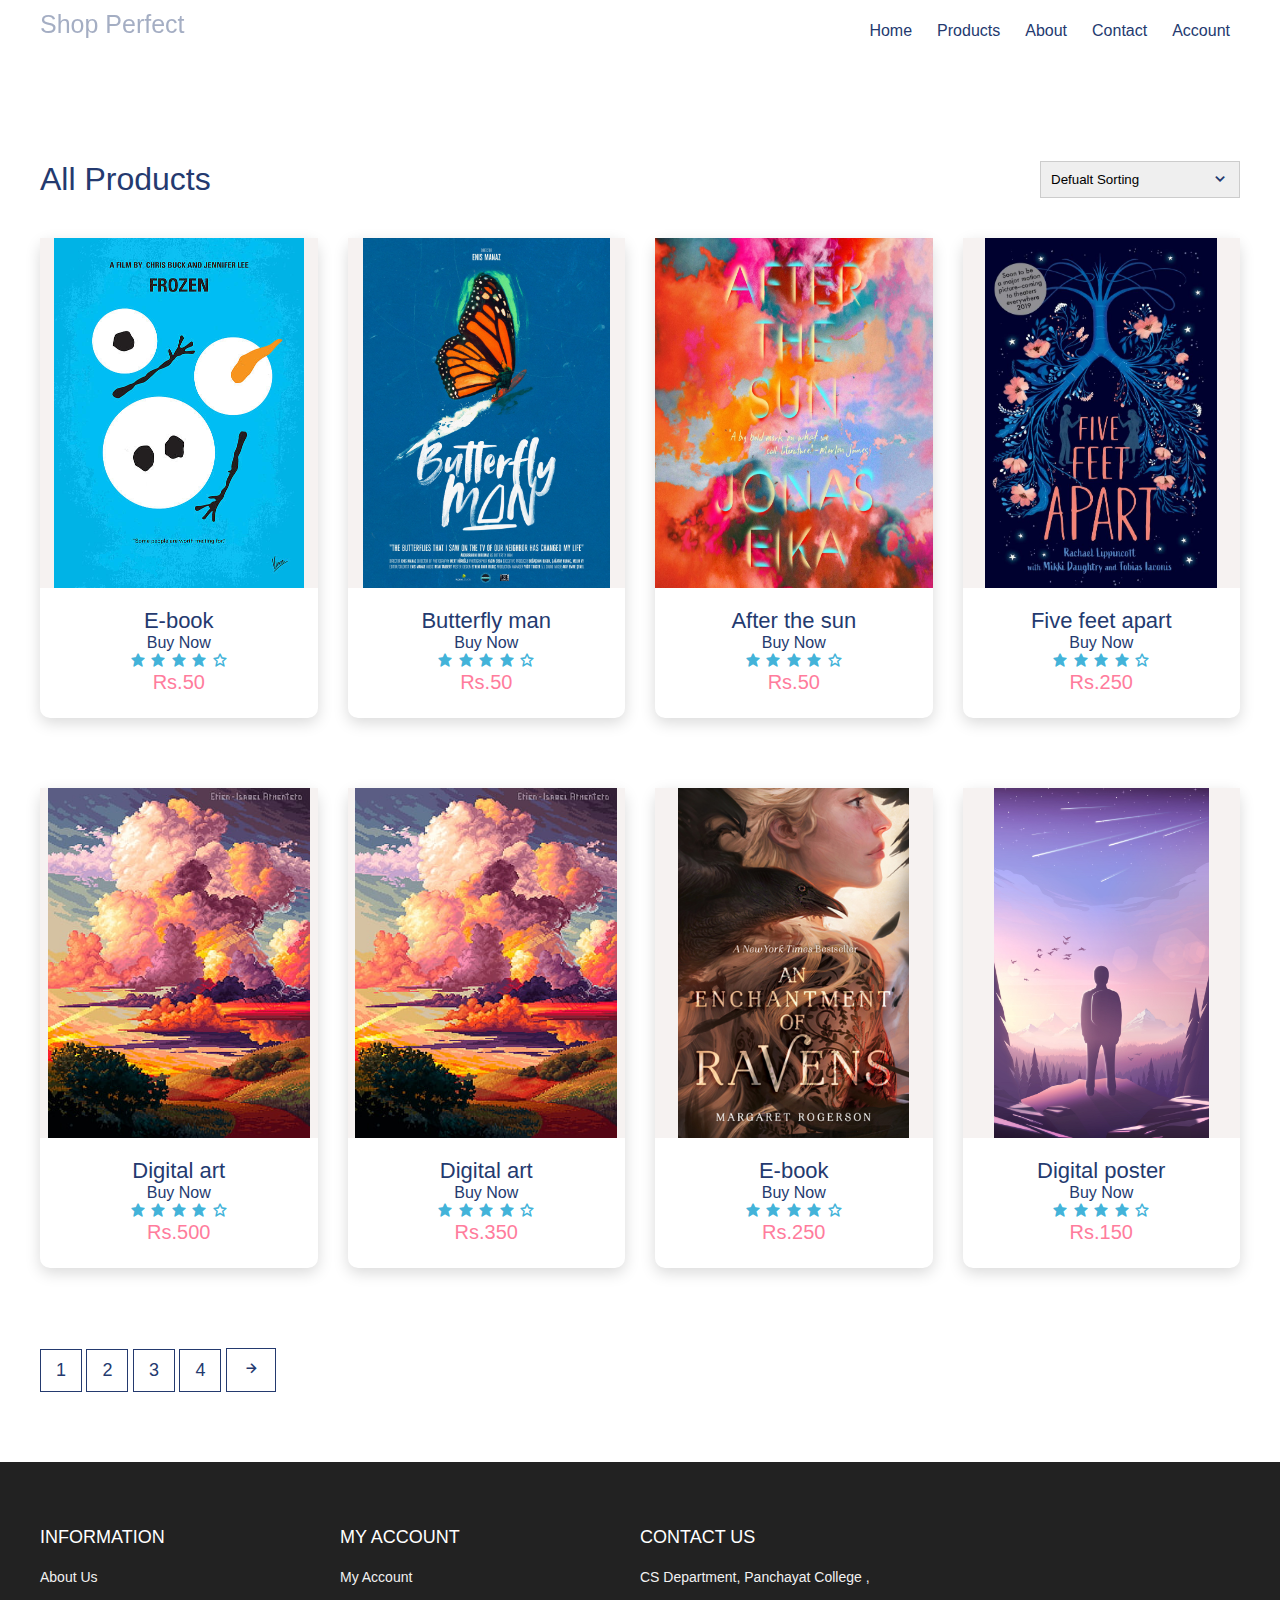
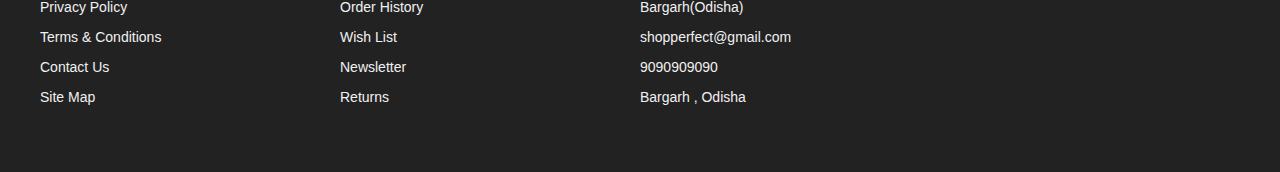
<file: shop/product.html>
<!DOCTYPE html>
<html lang="en">

<head>
    <meta charset="UTF-8" />
    <meta name="viewport" content="width=device-width, initial-scale=1.0" />
    <!-- Favicon -->
    <link rel="shortcut icon" href="./images/favicon.ico" type="image/x-icon">

    <!-- Box icons -->
    <link rel="stylesheet" href="https://cdn.jsdelivr.net/npm/boxicons@latest/css/boxicons.min.css" />

    <!-- Custom StyleSheet -->
    <link rel="stylesheet" href="./css/styles.css" />
    <title>Products</title>
</head>

<body>
    <!-- Navigation -->
    <nav class="nav">
        <div class="navigation container">
          <div class="logo">
            <h1>Shop Perfect</h1>
          </div>
  
          <div class="menu">
            <div class="top-nav">
              <div class="logo">
                <h1>Shop Perfect</h1>
              </div>
              <div class="close">
                <i class="bx bx-x"></i>
              </div>
            </div>
  
            <ul class="nav-list">
              <li class="nav-item">
                <a href="index.html" class="nav-link">Home</a>
              </li>
              <li class="nav-item">
                <a href="product.html" class="nav-link">Products</a>
              </li>
              <li class="nav-item">
                <a href="about.html" class="nav-link">About</a>
              </li>
              <li class="nav-item">
                <a href="contactus.html" class="nav-link">Contact</a>
              </li>
              <li class="nav-item">
                <a href="loginreg.html" class="nav-link">Account</a>
              </li>
             
          </div>
  
          
          
  
          <div class="hamburger">
            <i class="bx bx-menu"></i>
          </div>
        </div>
      </nav>

    <!-- All Products -->
    <section class="section all-products" id="products">
        <div class="top container">
            <h1>All Products</h1>
            <form>
                <select>
                    <option value="1">Defualt Sorting</option>
                    <option value="2">Sort By Price</option>
                    <option value="3">Sort By Popularity</option>
                    <option value="4">Sort By Sale</option>
                    <option value="5">Sort By Rating</option>
                </select>
                <span><i class='bx bx-chevron-down'></i></span>
            </form>
        </div>

        <div class="product-center container">
            <div class="product">
                <div class="product-header">
                   <img src="./images/pic1.jpg" alt="">
                    <ul class="icons">
                        <span><i class="bx bx-heart"></i></span>
                        <a href="cart.html"> <span><i class="bx bx-shopping-bag"></i></span>
                        </a>
                        <span><i class="bx bx-search"></i></span>
                    </ul>
                </div>
                <div class="product-footer">
                   
                        <h3>E-book</h3>
                        <h4><a href="data/info.txt"download>Buy Now</h4>

                    </a>
                    <div class="rating">
                        <i class="bx bxs-star"></i>
                        <i class="bx bxs-star"></i>
                        <i class="bx bxs-star"></i>
                        <i class="bx bxs-star"></i>
                        <i class="bx bx-star"></i>
                    </div>
                    <h4 class="price">Rs.50</h4>
                </div>
            </div>
            <div class="product">
                <div class="product-header">
                    <img src="./images/pic2.jpg" alt="">

                    <ul class="icons">
                        <span><i class="bx bx-heart"></i></span>
                        <span><i class="bx bx-shopping-bag"></i></span>
                        <span><i class="bx bx-search"></i></span>
                    </ul>
                </div>
                <div class="product-footer">
                    
                    <h3>Butterfly man</h3>
                    
                    <a href="data/info.txt"download><h4>Buy Now</h4></a>
                    <div class="rating">
                        <i class="bx bxs-star"></i>
                        <i class="bx bxs-star"></i>
                        <i class="bx bxs-star"></i>
                        <i class="bx bxs-star"></i>
                        <i class="bx bx-star"></i>
                    </div>
                    <h4 class="price">Rs.50</h4>
                </div>
            </div>
            <div class="product">
                <div class="product-header">
                    <img src="./images/pic3.jpg" alt="">

                    <ul class="icons">
                        <span><i class="bx bx-heart"></i></span>
                        <span><i class="bx bx-shopping-bag"></i></span>
                        <span><i class="bx bx-search"></i></span>
                    </ul>
                </div>
                <div class="product-footer">
                    <h3>After the sun</h3>
                    <h4><a href="data/info.txt"download>Buy Now</h4>

                    </a>
                    <div class="rating">
                        <i class="bx bxs-star"></i>
                        <i class="bx bxs-star"></i>
                        <i class="bx bxs-star"></i>
                        <i class="bx bxs-star"></i>
                        <i class="bx bx-star"></i>
                    </div>
                    <h4 class="price">Rs.50</h4>
                </div>
            </div>
            <div class="product">
                <div class="product-header">
                    <img src="./images/pic4.jpg" alt="">

                    <ul class="icons">
                        <span><i class="bx bx-heart"></i></span>
                        <span><i class="bx bx-shopping-bag"></i></span>
                        <span><i class="bx bx-search"></i></span>
                    </ul>
                </div>
                <div class="product-footer">
                    <h3>Five feet apart</h3>
                    <h4><a href="data/info.txt"download>Buy Now</h4>

                    </a>
                    <div class="rating">
                        <i class="bx bxs-star"></i>
                        <i class="bx bxs-star"></i>
                        <i class="bx bxs-star"></i>
                        <i class="bx bxs-star"></i>
                        <i class="bx bx-star"></i>
                    </div>
                    <h4 class="price">Rs.250</h4>
                </div>
            </div>
            <div class="product">
                <div class="product-header">
                    <img src="./images/pic5.jpg" alt="">

                    <ul class="icons">
                        <span><i class="bx bx-heart"></i></span>
                        <span><i class="bx bx-shopping-bag"></i></span>
                        <span><i class="bx bx-search"></i></span>
                    </ul>
                </div>
                <div class="product-footer">
                    <h3>Digital art</h3>
                    <h4><a href="data/higher.jpg"download>Buy Now</h4>

                    </a>
                    <div class="rating">
                        <i class="bx bxs-star"></i>
                        <i class="bx bxs-star"></i>
                        <i class="bx bxs-star"></i>
                        <i class="bx bxs-star"></i>
                        <i class="bx bx-star"></i>
                    </div>
                    <h4 class="price">Rs.500</h4>
                </div>
            </div>
            <div class="product">
                <div class="product-header">
                    <img src="./images/pic5.jpg" alt="">

                    <ul class="icons">
                        <span><i class="bx bx-heart"></i></span>
                        <span><i class="bx bx-shopping-bag"></i></span>
                        <span><i class="bx bx-search"></i></span>
                    </ul>
                </div>
                <div class="product-footer">
                    <h3>Digital art</h3>
                    <h4><a href="data/pic6.jpg"download>Buy Now</h4>

                    </a>
                    <div class="rating">
                        <i class="bx bxs-star"></i>
                        <i class="bx bxs-star"></i>
                        <i class="bx bxs-star"></i>
                        <i class="bx bxs-star"></i>
                        <i class="bx bx-star"></i>
                    </div>
                    <h4 class="price">Rs.350</h4>
                </div>
            </div>
            <div class="product">
                <div class="product-header">
                    <img src="./images/pic7.jpg" alt="">

                    <ul class="icons">
                        <span><i class="bx bx-heart"></i></span>
                        <span><i class="bx bx-shopping-bag"></i></span>
                        <span><i class="bx bx-search"></i></span>
                    </ul>
                </div>
                <div class="product-footer">
                    <h3>E-book</h3>
                    <h4><a href="data/info.txt"download>Buy Now</h4>

                    </a>
                    <div class="rating">
                        <i class="bx bxs-star"></i>
                        <i class="bx bxs-star"></i>
                        <i class="bx bxs-star"></i>
                        <i class="bx bxs-star"></i>
                        <i class="bx bx-star"></i>
                    </div>
                    <h4 class="price">Rs.250</h4>
                </div>
            </div>
            <div class="product">
                <div class="product-header">
                    <img src="./images/pic8.jpg" alt="">

                    <ul class="icons">
                        <span><i class="bx bx-heart"></i></span>
                        <span><i class="bx bx-shopping-bag"></i></span>
                        <span><i class="bx bx-search"></i></span>
                    </ul>
                </div>
                <div class="product-footer">
                    <h3>Digital poster</h3>
                    <h4><a href="data/higher.jpg"download>Buy Now</h4>

                    </a>
                    <div class="rating">
                        <i class="bx bxs-star"></i>
                        <i class="bx bxs-star"></i>
                        <i class="bx bxs-star"></i>
                        <i class="bx bxs-star"></i>
                        <i class="bx bx-star"></i>
                    </div>
                    <h4 class="price">Rs.150</h4>
                </div>
            </div>
        </div>
    </section>

    <section class="pagination">
        <div class=" container">
            <span>1</span>
            <a href="product2.html"><span> 2</span></a>
            <span>3</span>
            <span>4</span>
            <span><i class='bx bx-right-arrow-alt'></i></span>
        </div>
    </section>



    <!-- Footer -->
    <footer id="footer" class="section footer">
        <div class="container">
            <div class="footer-container">
         
                <div class="footer-center">
                    <h3>INFORMATION</h3>
                    <a href="#">About Us</a>
                    <a href="#">Privacy Policy</a>
                    <a href="#">Terms & Conditions</a>
                    <a href="#">Contact Us</a>
                    <a href="#">Site Map</a>
                </div>
                <div class="footer-center">
                    <h3>MY ACCOUNT</h3>
                    <a href="#">My Account</a>
                    <a href="#">Order History</a>
                    <a href="#">Wish List</a>
                    <a href="#">Newsletter</a>
                    <a href="#">Returns</a>
                </div>
                <div class="footer-center">
                    <h3>CONTACT US</h3>
                    <div>
                        <i class="fas fa-map-marker-alt"></i>
                       CS Department, Panchayat College , Bargarh(Odisha)
                     </div>
                     <div>
                       <i class="far fa-envelope"></i>
                       shopperfect@gmail.com
                     </div>
                     <div>
                       <i class="fas fa-phone"></i>
                       9090909090
                     </div>
                     <div>
                     <i class="far fa-paper-plane"></i>
                       Bargarh , Odisha
                    </div>
                </div>
            </div>
        </div>
        </div>
    </footer>
    <!-- End Footer -->

    <!-- GSAP -->
    <script src="https://cdnjs.cloudflare.com/ajax/libs/gsap/3.5.1/gsap.min.js"></script>
    <!-- Custom Script -->
    <script src="./js/index.js"></script>
</body>

</html>
</file>
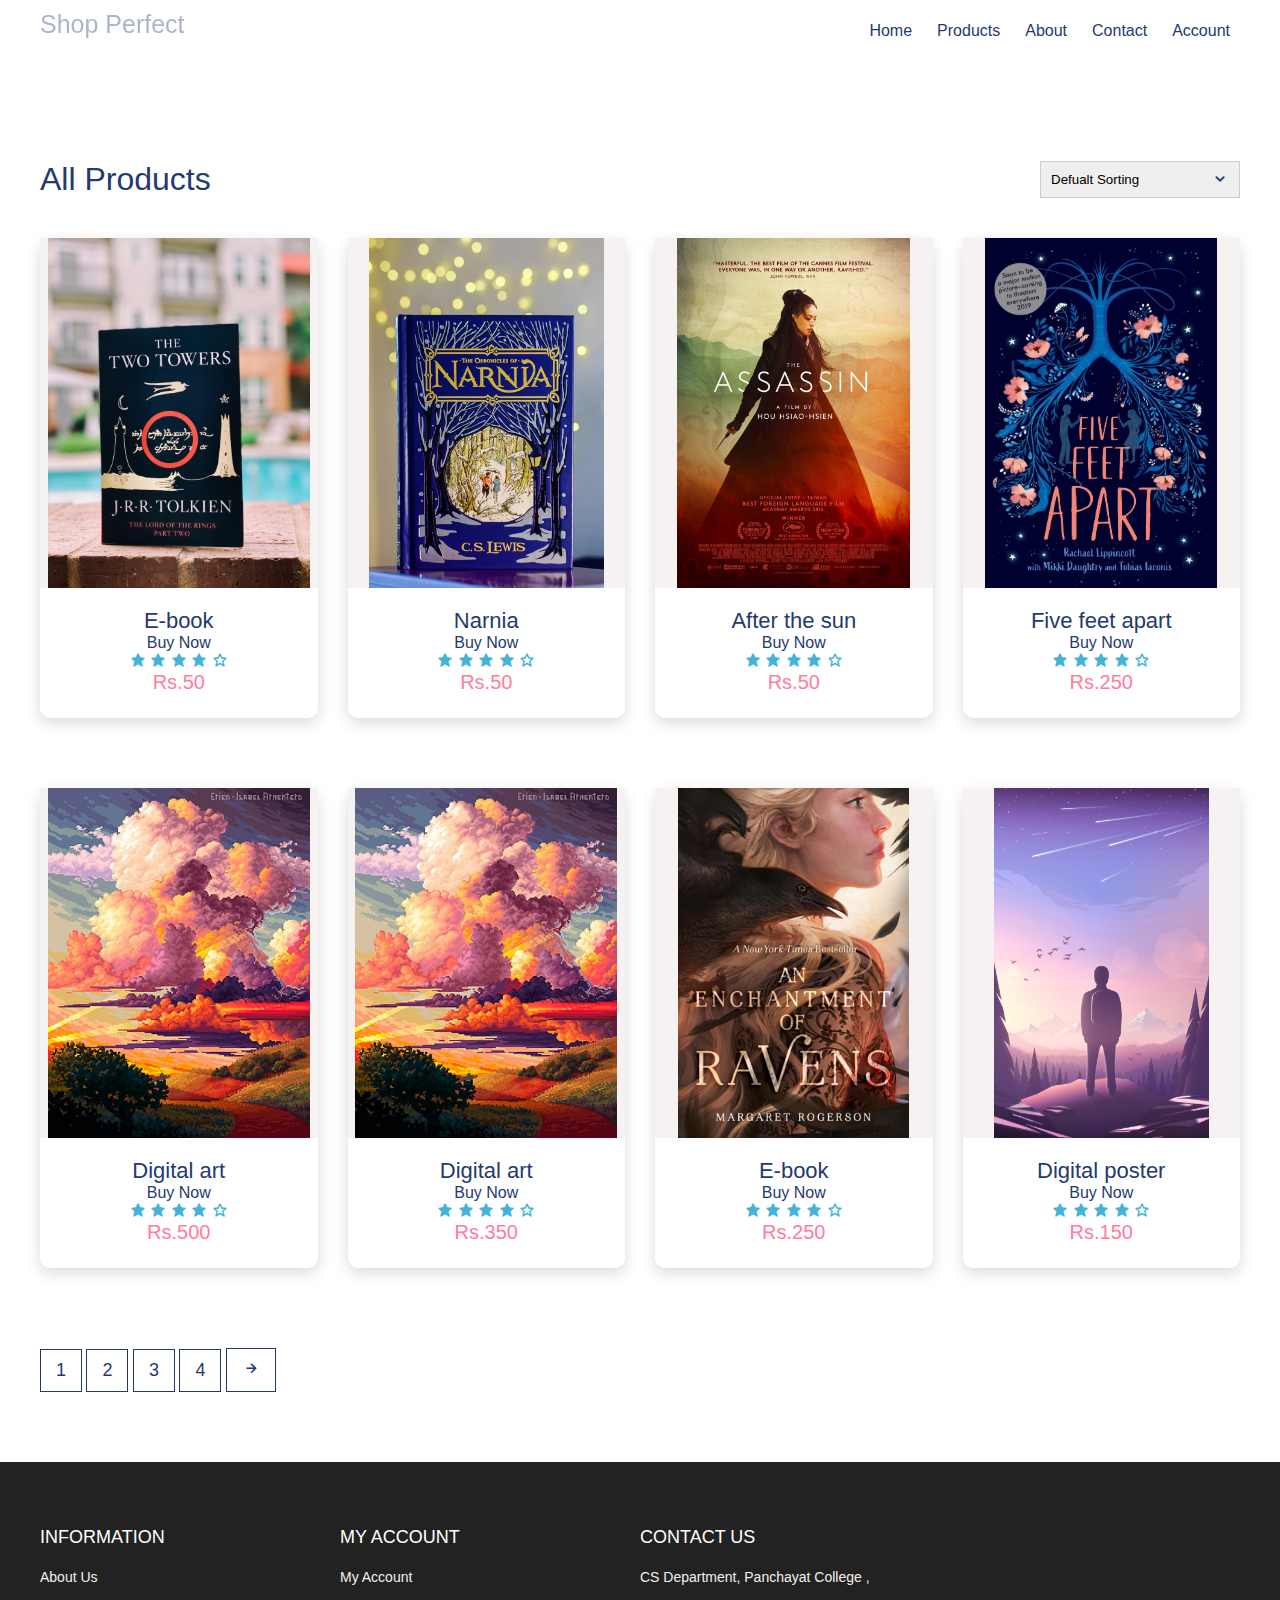
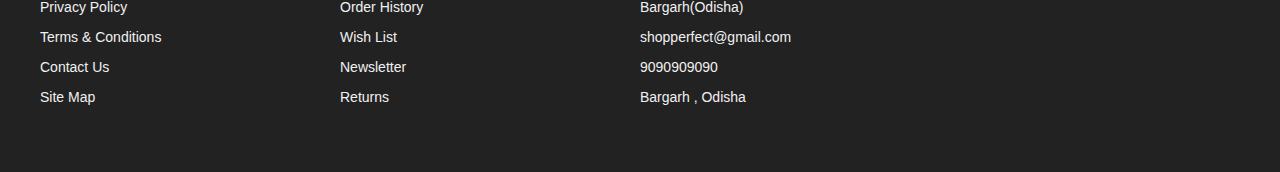
<file: shop/product2.html>
<!DOCTYPE html>
<html lang="en">

<head>
    <meta charset="UTF-8" />
    <meta name="viewport" content="width=device-width, initial-scale=1.0" />
    <!-- Favicon -->
    <link rel="shortcut icon" href="./images/favicon.ico" type="image/x-icon">

    <!-- Box icons -->
    <link rel="stylesheet" href="https://cdn.jsdelivr.net/npm/boxicons@latest/css/boxicons.min.css" />

    <!-- Custom StyleSheet -->
    <link rel="stylesheet" href="./css/styles.css" />
    <title>Products</title>
</head>

<body>
    <!-- Navigation -->
    <nav class="nav">
        <div class="navigation container">
          <div class="logo">
            <h1>Shop Perfect</h1>
          </div>
  
          <div class="menu">
            <div class="top-nav">
              <div class="logo">
                <h1>Shop Perfect</h1>
              </div>
              <div class="close">
                <i class="bx bx-x"></i>
              </div>
            </div>
  
            <ul class="nav-list">
              <li class="nav-item">
                <a href="index.html" class="nav-link">Home</a>
              </li>
              <li class="nav-item">
                <a href="product.html" class="nav-link">Products</a>
              </li>
              <li class="nav-item">
                <a href="about.html" class="nav-link">About</a>
              </li>
              <li class="nav-item">
                <a href="contactus.html" class="nav-link">Contact</a>
              </li>
              <li class="nav-item">
                <a href="loginreg.html" class="nav-link">Account</a>
              </li>
             
          </div>
  
          
          
  
          <div class="hamburger">
            <i class="bx bx-menu"></i>
          </div>
        </div>
      </nav>

    <!-- All Products -->
    <section class="section all-products" id="products">
        <div class="top container">
            <h1>All Products</h1>
            <form>
                <select>
                    <option value="1">Defualt Sorting</option>
                    <option value="2">Sort By Price</option>
                    <option value="3">Sort By Popularity</option>
                    <option value="4">Sort By Sale</option>
                    <option value="5">Sort By Rating</option>
                </select>
                <span><i class='bx bx-chevron-down'></i></span>
            </form>
        </div>

        <div class="product-center container">
            <div class="product">
                <div class="product-header">
                   <img src="./images/e2banner.jpg" alt="">
                    <ul class="icons">
                        <span><i class="bx bx-heart"></i></span>
                        <a href="cart.html"> <span><i class="bx bx-shopping-bag"></i></span>
                        </a>
                        <span><i class="bx bx-search"></i></span>
                    </ul>
                </div>
                <div class="product-footer">
                   
                        <h3>E-book</h3>
                        <h4><a href="data/info.txt"download>Buy Now</h4>

                    </a>
                    <div class="rating">
                        <i class="bx bxs-star"></i>
                        <i class="bx bxs-star"></i>
                        <i class="bx bxs-star"></i>
                        <i class="bx bxs-star"></i>
                        <i class="bx bx-star"></i>
                    </div>
                    <h4 class="price">Rs.50</h4>
                </div>
            </div>
            <div class="product">
                <div class="product-header">
                    <img src="./images/e1banner.jpg" alt="">

                    <ul class="icons">
                        <span><i class="bx bx-heart"></i></span>
                        <span><i class="bx bx-shopping-bag"></i></span>
                        <span><i class="bx bx-search"></i></span>
                    </ul>
                </div>
                <div class="product-footer">
                    
                    <h3>Narnia</h3>
                    
                    <a href="data/info.txt"download><h4>Buy Now</h4></a>
                    <div class="rating">
                        <i class="bx bxs-star"></i>
                        <i class="bx bxs-star"></i>
                        <i class="bx bxs-star"></i>
                        <i class="bx bxs-star"></i>
                        <i class="bx bx-star"></i>
                    </div>
                    <h4 class="price">Rs.50</h4>
                </div>
            </div>
            <div class="product">
                <div class="product-header">
                    <img src="./images/assassin.jpg" alt="">

                    <ul class="icons">
                        <span><i class="bx bx-heart"></i></span>
                        <span><i class="bx bx-shopping-bag"></i></span>
                        <span><i class="bx bx-search"></i></span>
                    </ul>
                </div>
                <div class="product-footer">
                    <h3>After the sun</h3>
                    <h4><a href="data/info.txt"download>Buy Now</h4>

                    </a>
                    <div class="rating">
                        <i class="bx bxs-star"></i>
                        <i class="bx bxs-star"></i>
                        <i class="bx bxs-star"></i>
                        <i class="bx bxs-star"></i>
                        <i class="bx bx-star"></i>
                    </div>
                    <h4 class="price">Rs.50</h4>
                </div>
            </div>
            <div class="product">
                <div class="product-header">
                    <img src="./images/pic4.jpg" alt="">

                    <ul class="icons">
                        <span><i class="bx bx-heart"></i></span>
                        <span><i class="bx bx-shopping-bag"></i></span>
                        <span><i class="bx bx-search"></i></span>
                    </ul>
                </div>
                <div class="product-footer">
                    <h3>Five feet apart</h3>
                    <h4><a href="data/info.txt"download>Buy Now</h4>

                    </a>
                    <div class="rating">
                        <i class="bx bxs-star"></i>
                        <i class="bx bxs-star"></i>
                        <i class="bx bxs-star"></i>
                        <i class="bx bxs-star"></i>
                        <i class="bx bx-star"></i>
                    </div>
                    <h4 class="price">Rs.250</h4>
                </div>
            </div>
            <div class="product">
                <div class="product-header">
                    <img src="./images/pic5.jpg" alt="">

                    <ul class="icons">
                        <span><i class="bx bx-heart"></i></span>
                        <span><i class="bx bx-shopping-bag"></i></span>
                        <span><i class="bx bx-search"></i></span>
                    </ul>
                </div>
                <div class="product-footer">
                    <h3>Digital art</h3>
                    <h4><a href="data/vector.jpg"download>Buy Now</h4>

                    </a>
                    <div class="rating">
                        <i class="bx bxs-star"></i>
                        <i class="bx bxs-star"></i>
                        <i class="bx bxs-star"></i>
                        <i class="bx bxs-star"></i>
                        <i class="bx bx-star"></i>
                    </div>
                    <h4 class="price">Rs.500</h4>
                </div>
            </div>
            <div class="product">
                <div class="product-header">
                    <img src="./images/pic5.jpg" alt="">

                    <ul class="icons">
                        <span><i class="bx bx-heart"></i></span>
                        <span><i class="bx bx-shopping-bag"></i></span>
                        <span><i class="bx bx-search"></i></span>
                    </ul>
                </div>
                <div class="product-footer">
                    <h3>Digital art</h3>
                    <h4><a href="data/pic6.jpg"download>Buy Now</h4>

                    </a>
                    <div class="rating">
                        <i class="bx bxs-star"></i>
                        <i class="bx bxs-star"></i>
                        <i class="bx bxs-star"></i>
                        <i class="bx bxs-star"></i>
                        <i class="bx bx-star"></i>
                    </div>
                    <h4 class="price">Rs.350</h4>
                </div>
            </div>
            <div class="product">
                <div class="product-header">
                    <img src="./images/pic7.jpg" alt="">

                    <ul class="icons">
                        <span><i class="bx bx-heart"></i></span>
                        <span><i class="bx bx-shopping-bag"></i></span>
                        <span><i class="bx bx-search"></i></span>
                    </ul>
                </div>
                <div class="product-footer">
                    <h3>E-book</h3>
                    <h4><a href="data/info.txt"download>Buy Now</h4>

                    </a>
                    <div class="rating">
                        <i class="bx bxs-star"></i>
                        <i class="bx bxs-star"></i>
                        <i class="bx bxs-star"></i>
                        <i class="bx bxs-star"></i>
                        <i class="bx bx-star"></i>
                    </div>
                    <h4 class="price">Rs.250</h4>
                </div>
            </div>
            <div class="product">
                <div class="product-header">
                    <img src="./images/pic8.jpg" alt="">

                    <ul class="icons">
                        <span><i class="bx bx-heart"></i></span>
                        <span><i class="bx bx-shopping-bag"></i></span>
                        <span><i class="bx bx-search"></i></span>
                    </ul>
                </div>
                <div class="product-footer">
                    <h3>Digital poster</h3>
                    <h4><a href="data/higher.jpg"download>Buy Now</h4>

                    </a>
                    <div class="rating">
                        <i class="bx bxs-star"></i>
                        <i class="bx bxs-star"></i>
                        <i class="bx bxs-star"></i>
                        <i class="bx bxs-star"></i>
                        <i class="bx bx-star"></i>
                    </div>
                    <h4 class="price">Rs.150</h4>
                </div>
            </div>
        </div>
    </section>

    <section class="pagination">
        <div class=" container">
            <a href="product.html"><span>1</span></a>
           <span>2</span>
            <span>3</span>
            <span>4</span>
            <span><i class='bx bx-right-arrow-alt'></i></span>
        </div>
    </section>



    <!-- Footer -->
    <footer id="footer" class="section footer">
        <div class="container">
            <div class="footer-container">
         
                <div class="footer-center">
                    <h3>INFORMATION</h3>
                    <a href="#">About Us</a>
                    <a href="#">Privacy Policy</a>
                    <a href="#">Terms & Conditions</a>
                    <a href="#">Contact Us</a>
                    <a href="#">Site Map</a>
                </div>
                <div class="footer-center">
                    <h3>MY ACCOUNT</h3>
                    <a href="#">My Account</a>
                    <a href="#">Order History</a>
                    <a href="#">Wish List</a>
                    <a href="#">Newsletter</a>
                    <a href="#">Returns</a>
                </div>
                <div class="footer-center">
                    <h3>CONTACT US</h3>
                    <div>
                        <i class="fas fa-map-marker-alt"></i>
                       CS Department, Panchayat College , Bargarh(Odisha)
                     </div>
                     <div>
                       <i class="far fa-envelope"></i>
                       shopperfect@gmail.com
                     </div>
                     <div>
                       <i class="fas fa-phone"></i>
                       9090909090
                     </div>
                     <div>
                     <i class="far fa-paper-plane"></i>
                       Bargarh , Odisha
                    </div>
                </div>
            </div>
        </div>
        </div>
    </footer>
    <!-- End Footer -->

    <!-- GSAP -->
    <script src="https://cdnjs.cloudflare.com/ajax/libs/gsap/3.5.1/gsap.min.js"></script>
    <!-- Custom Script -->
    <script src="./js/index.js"></script>
</body>

</html>
</file>
<file: shop/css/styles.css>
:root {
  --white: #fff;
  --black: #222;
  --pink: #f60091;
  --grey: #444;
  --grey2: #959595;
  --grey-alt: #d1e2e9;
  --yellow: #ffd800;
  --green: #59b210;
}

*,
*::before,
*::after {
  margin: 0;
  padding: 0;
  box-sizing: inherit;
}

html {
  scroll-behavior: smooth;
  box-sizing: border-box;
  font-size: 62.5%;
}

body {
  font-family: "Poppins", sans-serif;
  font-size: 1.6rem;
  font-weight: 400;
  background-color: #fff;
  color: #243a6f;
  position: relative;
  z-index: 1;
}

h1,
h2,
h3,
h4 {
  font-weight: 500;
}

a {
  color: inherit;
  text-decoration: none;
}

img {
  max-width: 100%;
}

li {
  list-style: none;
}

.container {
  max-width: 120rem;
  margin: 0 auto;
}

.container-md {
  max-width: 100rem;
  margin: 0 auto;
}

@media only screen and (max-width: 1200px) {
  .container {
    padding: 0 3rem;
  }

  .container-md {
    padding: 0 3rem;
  }
}

/* Header */
.header {
  position: relative;
  width: 100%;
  min-height: 100vh;
  background-color: #efdceb;
  overflow: hidden;
}

.nav {
  padding: 1.6rem 0;
}

.nav.fix-nav {
  position: fixed;
  top: 0;
  left: 0;
  width: 100%;
  background-color: #243a6f;
  box-shadow: 0 5px 15px rgba(0, 0, 0, 0.3);
  z-index: 999;
}

.nav.fix-nav .nav-link,
.nav.fix-nav .logo,
.nav.fix-nav .cart-icon,
.nav.fix-nav .hamburger {
  color: #fff;
}

.navigation {
  display: flex;
  align-items: center;
  justify-content: space-between;
}

.logo h1 {
  font-size: 2.5rem;
  font-family: 'Franklin Gothic Medium', 'Arial Narrow', Arial, sans-serif;
}

.nav-list {
  display: flex;
  align-items: center;
}

.nav-item:not(:last-child) {
  margin-right: 0.5rem;
}

.nav-link:link,
.nav-link:visited {
  padding: 0.8rem 1rem;
  transition: all 300ms ease-in-out;
}

.nav-link.icon {
  font-size: 3rem;
}

.top-nav {
  display: none;
}

.hamburger {
  display: none;
}

.cart-icon {
  display: none;
}

@media only screen and (max-width: 768px) {
  .menu {
    position: fixed;
    top: 0;
    left: -100%;
    width: 80%;
    max-width: 40rem;
    height: 100%;
    background-color: #fff;
    transition: all 500ms ease-in-out;
    z-index: 100;
  }

  .menu.show {
    left: 0;
  }

  .top-nav {
    display: flex;
    align-items: center;
    justify-content: space-between;
    background-color: #243a6f;
    padding: 1rem 1.6rem;
  }

  .top-nav .logo {
    color: #fff;
  }

  .top-nav .close {
    color: #fff;
    font-size: 3rem;
    padding: 1rem;
    cursor: pointer;
  }

  .cart-icon {
    display: block;
    font-size: 3rem;
  }

  .hamburger {
    display: block;
    font-size: 3rem;
    padding: 0.5rem;
    cursor: pointer;
  }

  .nav-link:link,
  .nav-link:visited {
    display: block;
    font-size: 1.7rem;
    padding: 1rem 0;
  }

  .nav.fix-nav .nav-link {
    color: #243a6f;
  }

  .nav-list {
    flex-direction: column;
    align-items: start;
    padding: 1rem 1.6rem;
  }

  body.show::before {
    content: "";
    position: absolute;
    top: 0;
    left: 0;
    width: 100%;
    height: 100%;
    background-color: rgba(0, 0, 0, 0.8);
    z-index: 4;
  }

  .nav.show {
    background-color: rgba(0, 0, 0, 0.8);
  }

  .nav-link.icon {
    display: none;
  }
}
/* Hero */
.header .hero-img {
  position: absolute;
  bottom: -5%;
  right: -1%;
  height: 70rem;
  object-fit: contain;
}

.hero-content {
  position: absolute;
  top: 50%;
  transform: translate(25%, -50%);
}

.hero-content h2 {
  color: #b888ff;
  font-size: 3rem;
  font-weight: 700;
  margin-bottom: 1rem;
}

.hero-content .discount {
  color: #fbb419;
}

.hero-content h1 span {
  color: #080808;
  font-size: 6rem;
  font-weight: 700;
  display: block;
  line-height: 1;
  text-shadow: 3px 3px 0 #f1f1f1, 4px 4px 0 #f1f1f1;
}

.btn {
  display: inline-block;
  background-color: #fc7c7c;
  padding: 1.2rem 4rem;
  color: #fff;
  font-weight: 600;
  text-transform: uppercase;
  margin-top: 3rem;
}

@media only screen and (max-width: 1200px) {
  .header .hero-img {
    right: -20%;
  }

  .hero-content {
    transform: translate(20%, -50%);
  }

  .hero-content h2 {
    font-size: 2rem;
  }

  .hero-content h1 span {
    font-size: 5rem;
  }
}

@media only screen and (max-width: 996px) {
  .header {
    min-height: 70vh;
  }

  .header .hero-img {
    height: 40rem;
    right: -10%;
  }
}

@media only screen and (max-width: 567px) {
  .header {
    min-height: 100vh;
  }

  .header .hero-img {
    height: 40rem;
    bottom: -15%;
  }

  .hero-content {
    top: 40%;
    transform: translate(15%, -50%);
  }

  .header .hero-img {
    right: 0%;
  }

  .hero-content h2 {
    font-size: 1.8rem;
  }

  .hero-content h1 span {
    font-size: 4rem;
  }

  .hero-content a {
    padding: 1rem 3rem;
  }
}

/* Adverts */
.section {
  padding: 10rem 0 5rem 0;
}

.advert-center {
  display: grid;
  grid-template-columns: repeat(auto-fit, minmax(30rem, 1fr));
  gap: 3rem;
}

.advert-box {
  position: relative;
  color: rgb(22, 21, 20);
  height: 27rem;
  border-radius: 1rem;
  padding: 1.6rem;
  overflow: hidden;
  z-index: 1;
}


.advert3-box {
  position: relative;
  color: rgb(22, 21, 20);
  height: 27rem;
  border-radius: 1rem;
  padding: 1.6rem;
  overflow: hidden;
  z-index: 1;
}


.advert-box img {
  position: absolute;
  bottom: 0%;
  left: -20%;
  height: 100%;
  width: 35rem;
  z-index: -1;
}

.advert-box:nth-child(1) {
  background-color: #f5c5d1;
}

.advert-box:nth-child(2) {
  background-color: #a1d1df;
}

.advert-box:nth-child(3) {
  background-color: #e5bc00;
}

.advert-box .dotted {
  position: relative;
  height: 100%;
  border: 2px dashed #f1f1f1;
  border-radius: 1rem;
}

.advert-box .content {
  position: absolute;
  top: 50%;
  right: 5%;
  transform: translate(0, -50%);
}

.advert-box .content h2,
.advert-box .content h4 {
  text-shadow: 5px 6px 0px rgba(37, 59, 112, 0.1);
}

.advert-box .content h2 {
  line-height: 1.2;
  font-size: 3rem;
  font-weight: 700;
  margin-bottom: 1rem;
}

.advert-box .content h4 {
  font-size: 1.5rem;
  text-transform: capitalize;
}

/* Featured Products */

.title {
  margin: 4rem 0 7rem 0;
  text-align: center;
}

.title h1 {
  font-size: 3rem;
  display: inline-block;
  position: relative;
  z-index: 0;
}

.title h1::after {
  content: "";
  position: absolute;
  left: 50%;
  bottom: -20%;
  transform: translate(-50%, -50%);
  background-color: var(--pink);
  width: 50%;
  height: 0.4rem;
  z-index: 1;
}

/* Product */
.product-center {
  display: grid;
  grid-template-columns: repeat(auto-fit, minmax(25rem, 1fr));
  gap: 7rem 3rem;
}

.product {
  height: 48rem;
  background-color: #fff;
  box-shadow: 0 0.5rem 1.5rem rgba(0, 0, 0, 0.15);
  border-radius: 1rem;
  text-align: center;
  transition: all 300ms ease-in-out;
}

.product:hover {
  box-shadow: 0 0.5rem 1.5rem rgba(0, 0, 0, 0.25);
}

.product-header {
  position: relative;
  height: 35rem;
  background-color: #f6f2f1;
  transition: all 300ms ease-in-out;
  z-index: 0;
}

.product-header img {
  height: 100%;
}

.product-footer {
  padding: 2rem 1.6rem 1.6rem 1.6rem;
}

.product-footer h3 {
  font-size: 2.2rem;
}

.rating {
  color: #43b3d9;
}

.product-footer .price {
  color: #ff7c9c;
  font-size: 2rem;
}

.product:hover .product-header::after {
  content: "";
  position: absolute;
  width: 100%;
  height: 100%;
  left: 0;
  top: 0;
  border-radius: 1rem 1rem 0 0;
  background-color: rgba(0, 0, 0, 0.5);
  transition: all 500ms ease-in-out;
  z-index: 1;
}

.product-header .icons {
  position: absolute;
  right: 5%;
  top: 50%;
  transform: translate(0, -50%) scale(0);
  z-index: 2;
  opacity: 0;
  transition: all 500ms ease-in-out;
}

.product-header .icons span {
  background-color: #fff;
  font-size: 2.5rem;
  display: block;
  border-radius: 50%;
  padding: 1.5rem 1.6rem;
  line-height: 2rem;
  cursor: pointer;
  transition: all 300ms ease-in-out;
}

.product-header .icons span i {
  transition: all 500ms ease-in-out;
}

.product-header .icons span:not(:last-child) {
  margin-bottom: 1rem;
}

.product-header .icons span:hover {
  background-color: #ff7c9c;
  color: #fff;
}

.product:hover .icons {
  opacity: 1;
  transform: translate(0, -50%) scale(1);
}

.product-header .icons a {
  display: block;
  margin-bottom: 1rem;
}

/* Exclusive Product */
.product-banner {
  display: grid;
  grid-template-columns: 1fr 1fr;
  height: 50rem;
  background-color: #6ababe;
}

.product-banner .left img {
  object-fit: cover;
  height: 100%;
}

.product-banner .right {
  align-self: center;
  text-align: center;
  padding: 1.6rem;
}

.product-banner .content h2 {
  color: #c56832;
  font-size: 3rem;
  font-weight: 700;
  margin-bottom: 1rem;
}

.product-banner .content .discount {
  color: #5a5ccf;
}

.product-banner .content h1 span {
  color: #fff;
  font-size: 6rem;
  font-weight: 700;
  display: block;
  line-height: 1;
}

@media only screen and (max-width: 996px) {
  .product-banner .content h1 span {
    font-size: 5rem;
  }
}

@media only screen and (max-width: 768px) {
  .product-banner {
    grid-template-columns: 1fr;
  }

  .product-banner .left {
    display: none;
  }

  .product-banner .content h1 span {
    font-size: 4rem;
  }

  .product-banner .content h2 {
    font-size: 2rem;
  }

  .product-banner .content a {
    padding: 1rem 3rem;
  }
}

/* Testimonials */
.testimonial-center {
  display: grid;
  grid-template-columns: repeat(auto-fit, minmax(25rem, 1fr));
  gap: 6rem;
}

.testimonial {
  position: relative;
  padding: 5rem;
  background-color: #fff;
  box-shadow: 0 0.5rem 1.5rem rgba(0, 0, 0, 0.1);
  transition: all 300ms ease-in-out;
  text-align: center;
  border-radius: 0.5rem;
}

.testimonial:hover {
  box-shadow: 0 0.5rem 1.5rem rgba(0, 0, 0, 0.2);
  transform: translateY(-1rem);
}

.testimonial span {
  position: absolute;
  top: 2%;
  left: 50%;
  font-size: 12rem;
  font-family: sans-serif;
  color: #ff7c9c;
  line-height: 1;
  transform: translate(-50%, 0);
}

.testimonial p {
  margin: 2rem 0 1rem 0;
}

.testimonial .rating {
  margin-bottom: 1rem;
}

.testimonial .img-cover {
  border-radius: 50%;
  width: 8rem;
  height: 8rem;
  overflow: hidden;
  margin: 0 auto;
}

.testimonial .img-cover img {
  height: 100%;
  object-fit: cover;
}

.testimonial h4 {
  margin-top: 1rem;
}

/* Brands */
.brands-center {
  display: grid;
  grid-template-columns: repeat(6, 1fr);
  gap: 3rem;
}

.brand {
  height: 8rem;
  width: 8rem;
  margin: 0 auto;
}

.brand img {
  object-fit: contain;
}

@media only screen and (max-width: 768px) {
  .brands-center {
    grid-template-columns: repeat(3, 1fr);
  }
}

/* ========= Footer ======== */
.footer {
  background-color: var(--black);
  padding: 6rem 1rem;
  line-height: 3rem;
}

.footer-center span {
  margin-right: 1rem;
}

.footer-container {
  display: grid;
  grid-template-columns: repeat(4, 1fr);
  color: var(--white);
}

.footer-center a:link,
.footer-center a:visited {
  display: block;
  color: #f1f1f1;
  font-size: 1.4rem;
  transition: 0.6s;
}

.footer-center a:hover {
  color: var(--pink);
}

.footer-center div {
  color: #f1f1f1;
  font-size: 1.4rem;
}

.footer-center h3 {
  font-size: 1.8rem;
  font-weight: 400;
  margin-bottom: 1rem;
}

@media only screen and (max-width: 998px) {
  .footer-container {
    grid-template-columns: repeat(2, 1fr);
    row-gap: 2rem;
  }
}

@media only screen and (max-width: 768px) {
  .footer-container {
    grid-template-columns: 1fr;
    row-gap: 2rem;
  }
}

/* All Products */
.section .top {
  display: flex;
  align-items: center;
  justify-content: space-between;
  margin-bottom: 4rem;
}

.all-products .top select {
  font-family: "Poppins", sans-serif;
  width: 20rem;
  padding: 1rem;
  border: 1px solid #ccc;
  appearance: none;
  outline: none;
}

form {
  position: relative;
  z-index: 1;
}

form span {
  position: absolute;
  top: 50%;
  right: 1rem;
  transform: translateY(-50%);
  font-size: 2rem;
  z-index: 0;
}

@media only screen and (max-width: 768px) {
  .all-products .top select {
    width: 15rem;
  }
}

/* Pagination */
.pagination {
  padding: 3rem 0 5rem 0;
}

.pagination span {
  display: inline-block;
  padding: 1rem 1.5rem;
  border: 1px solid #243a6f;
  font-size: 1.8rem;
  margin-bottom: 2rem;
  cursor: pointer;
  transition: all 300ms ease-in-out;
}

.pagination span:hover {
  border: 1px solid #243a6f;
  background-color: #243a6f;
  color: #fff;
}

/* Detail */
.product-detail .details {
  display: grid;
  grid-template-columns: 1fr 1.2fr;
  gap: 7rem;
}

.product-detail .left {
  display: flex;
  flex-direction: column;
}

.product-detail .left .main {
  text-align: center;
  background-color: #f6f2f1;
  margin-bottom: 2rem;
  height: 45rem;
  padding: 3rem;
}

.product-detail .left .main img {
  object-fit: contain;
  height: 100%;
}

.product-detail .thumbnails {
  display: grid;
  grid-template-columns: repeat(4, 1fr);
  gap: 1rem;
}

.product-detail .thumbnail {
  width: 10rem;
  height: 10rem;
  background-color: #f6f2f1;
  text-align: center;
}

.product-detail .thumbnail img {
  height: 100%;
  object-fit: contain;
}

.product-detail .right span {
  display: inline-block;
  font-size: 1.5rem;
  margin-bottom: 1rem;
}

.product-detail .right h1 {
  font-size: 4rem;
  line-height: 1.2;
  margin-bottom: 2rem;
}

.product-detail .right .price {
  font-size: 600;
  font-size: 2rem;
  color: #ff7c9c;
  margin-bottom: 2rem;
}

.product-detail .right div {
  display: inline-block;
  position: relative;
  z-index: 1;
}

.product-detail .right select {
  font-family: "Poppins", sans-serif;
  width: 20rem;
  padding: 0.7rem;
  border: 1px solid #ccc;
  appearance: none;
  outline: none;
}

.product-detail form {
  margin-bottom: 2rem;
}

.product-detail form span {
  position: absolute;
  top: 50%;
  right: 1rem;
  transform: translateY(-50%);
  font-size: 2rem;
  z-index: 0;
}

.product-detail .form {
  margin-bottom: 3rem;
}

.product-detail .form input {
  padding: 0.8rem;
  text-align: center;
  width: 3.5rem;
  margin-right: 2rem;
}

.product-detail .form .addCart {
  background: #ff7c9c;
  padding: 0.8rem 4rem;
  color: #fff;
  border-radius: 3rem;
}

.product-detail h3 {
  text-transform: uppercase;
  margin-bottom: 2rem;
}

@media only screen and (max-width: 996px) {
  .product-detail .left {
    width: 30rem;
    height: 45rem;
  }

  .product-detail .details {
    gap: 3rem;
  }

  .product-detail .thumbnails {
    width: 30rem;
    gap: 0.5rem;
  }

  .product-detail .thumbnail {
    width: auto;
    height: 10rem;
    background-color: #f6f2f1;
    text-align: center;
    padding: 0.5rem;
  }
}

@media only screen and (max-width: 650px) {
  .product-detail .details {
    grid-template-columns: 1fr;
  }

  .product-detail .right {
    margin-top: 10rem;
  }

  .product-detail .left {
    width: 100%;
    height: 45rem;
  }

  .product-detail .details {
    gap: 3rem;
  }

  .product-detail .thumbnails {
    width: 100%;
    gap: 0.5rem;
  }
}

/* Cart Items */
.cart {
  margin: 10rem auto;
}

table {
  width: 100%;
  border-collapse: collapse;
}

.cart-info {
  display: flex;
  flex-wrap: wrap;
}

th {
  text-align: left;
  padding: 0.5rem;
  color: #fff;
  background-color: #fc7c7c;
  font-weight: normal;
}

td {
  padding: 1rem 0.5rem;
}

td input {
  width: 5rem;
  height: 3rem;
  padding: 0.5rem;
}

td a {
  color: orangered;
  font-size: 1.4rem;
}

td img {
  width: 8rem;
  height: 8rem;
  margin-right: 1rem;
}

.total-price {
  display: flex;
  justify-content: flex-end;
  align-items: end;
  flex-direction: column;
  margin-top: 2rem;
}

.total-price table {
  border-top: 3px solid #fc7c7c;
  width: 100%;
  max-width: 35rem;
}

td:last-child {
  text-align: right;
}

th:last-child {
  text-align: right;
}

@media only screen and (max-width: 567px) {
  .cart-info p {
    display: none;
  }
}
</file>
<file: shop/css/style1.css>
@import url('https://fonts.googleapis.com/css2?family=Poppins:wght@200;300;400&display=swap');
*{
	margin:0px;
	padding:0px;
	box-sizing: border-box;
	font-family: 'Poppins', sans-serif;
}

.section{
	width: 100%;
	min-height: 100vh;
	background-color: #ddd;
}
.container{
	width: 80%;
	display: block;
	margin:auto;
	padding-top: 100px;
}
.content-section{
	float: left;
	width: 55%;
}
.image-section{
	float: right;
	width: 40%;
}
.image-section img{
	width: 100%;
	height: auto;
}
.content-section .title{
	text-transform: uppercase;
	font-size: 28px;
}
.content-section .content h3{
	margin-top: 20px;
	color:#5d5d5d;
	font-size: 21px;
}
.content-section .content p{
	margin-top: 10px;
	font-family: sans-serif;
	font-size: 18px;
	line-height: 1.5;
}
.content-section .content .button{
	margin-top: 30px;
}
.content-section .content .button a{
	background-color: #3d3d3d;
	padding:12px 40px;
	text-decoration: none;
	color:#fff;
	font-size: 25px;
	letter-spacing: 1.5px;
}
.content-section .content .button a:hover{
	background-color: #a52a2a;
	color:#fff;
}
.content-section .social{
	margin: 40px 40px;
}
.content-section .social i{
	color:#a52a2a;
	font-size: 30px;
	padding:0px 10px;
}
.content-section .social i:hover{
	color:#3d3d3d;
}
@media screen and (max-width: 768px){
	.container{
	width: 80%;
	display: block;
	margin:auto;
	padding-top:50px;
}
.content-section{
	float:none;
	width:100%;
	display: block;
	margin:auto;
}
.image-section{
	float:none;
	width:100%;
	
}
.image-section img{
	width: 100%;
	height: auto;
	display: block;
	margin:auto;
}
.content-section .title{
	text-align: center;
	font-size: 19px;
}
.content-section .content .button{
	text-align: center;
}
.content-section .content .button a{
	padding:9px 30px;
}
.content-section .social{
	text-align: center;
}

}
</file>
